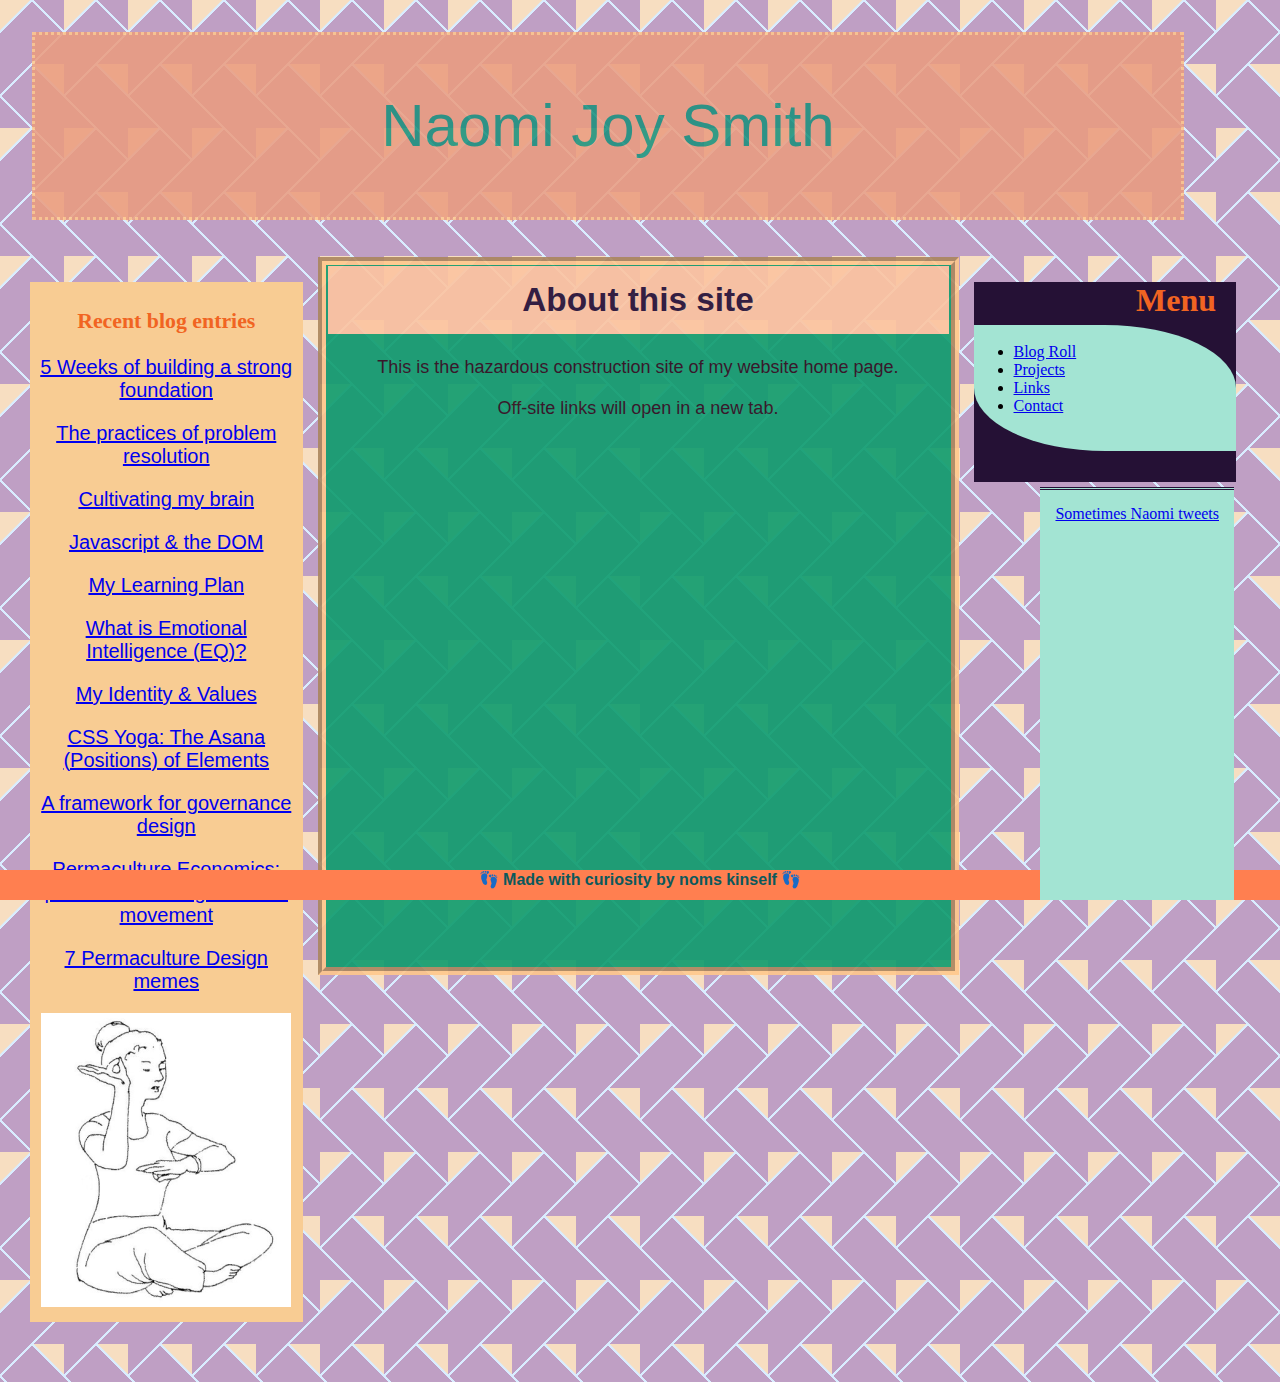
<file: index.html>
<!DOCTYPE html>

<html>
  <head>
    <link rel="stylesheet" type="text/css" href="styles/main.css" media="screen"/>
    <title>Naomi's Nook</title>
    <link rel="stylesheet" media="screen" href="https://fontlibrary.org//face/lemon" type="text/css"/>
  </head>

  <body>
    <span class="header">
      <h1>Naomi Joy Smith</h1> 
    </span>

    <span class="container">
    
      <span id="jump">
        <h3>Recent blog entries</h3>
          <p><a href="blog/foundations-reflection.html">5 Weeks of building a strong foundation</a></p>
          <p><a href="blog/problem-solving.html">The practices of problem resolution</a></p>
          <p><a href="blog/neuroplasticity.html">Cultivating my brain</a></p>
          <p><a href="blog/javascript-dom.html">Javascript & the DOM</a></p>
          <p><a href="blog/super-learningplan.html">My Learning Plan</a></p>
          <p><a href="blog/emotional-intelligence.html">What is Emotional Intelligence (EQ)?</a></p>
          <p><a href="blog/identity-values.html">My Identity & Values</a></p>
          <p><a href="https://phoresced.github.io/blog/html-css.html">CSS Yoga: The Asana (Positions) of Elements</a></p>
          <p><a href="https://phoresced.medium.com/a-framework-for-governance-design-53b233627ef3?source=user_profile---------0----------------------------" target="_blank">A framework for governance design</a></p>
          <p><a href="https://phoresced.medium.com/permaculture-economics-patterns-in-the-regenerative-movement-6197f76b1bcb?source=user_profile---------1----------------------------" target="_blank">Permaculture Economics: patterns in the regenerative movement</a></p>
          <p><a href="https://phoresced.medium.com/7-permaculture-design-memes-f26a4ddbc25a?source=user_profile---------2----------------------------" target="_blank">7 Permaculture Design memes</a></p>
        <p class="image"><img src="image-directory/purnagyana_mudra.gif" alt="Drawing of someone doing Purnagyana Mudra"></p>
      </span>
  
      <span class="core">
        <h2>About this site</h2>
        <p class="text"> This is the hazardous construction site of my website home page.</p>
        <p> Off-site links will open in a new tab. </p>
         <!-- <p class="image">
            <img src="image-directory/oranga-iho-nui.jpg" alt="Oranga Iho Nui wellbeing framework">-->
          </p>
      </span>

      <div id="menu">
        <h3>Menu</h3>
        <ul>
          <br>
        <li><a href="#">Blog Roll</a></li>
        <li><a href="https://nextstepnaomi.com" target="_blank">Projects</a></li>
        <li><a href="https://link.bar/naomi" target="_blank">Links</a></li>
        <li><a href="mailto:hmu@nextstepnaomi.com">Contact</a></li>
          <br><br>
        </ul>
        <div id="twitter">
          <div>
          <a class="twitter-timeline" data-width="280" data-height="440" data-dnt="true" href="https://twitter.com/to_withyou?ref_src=twsrc%5Etfw">Sometimes Naomi tweets</a> 
          <script async src="https://platform.twitter.com/widgets.js" charset="utf-8"></script>  
          </div>
        </div>
      
      </div>
    </span>

    <footer> &#128099; Made with curiosity by noms kinself &#128099;
    </footer>
  </body>



</html>
</file>
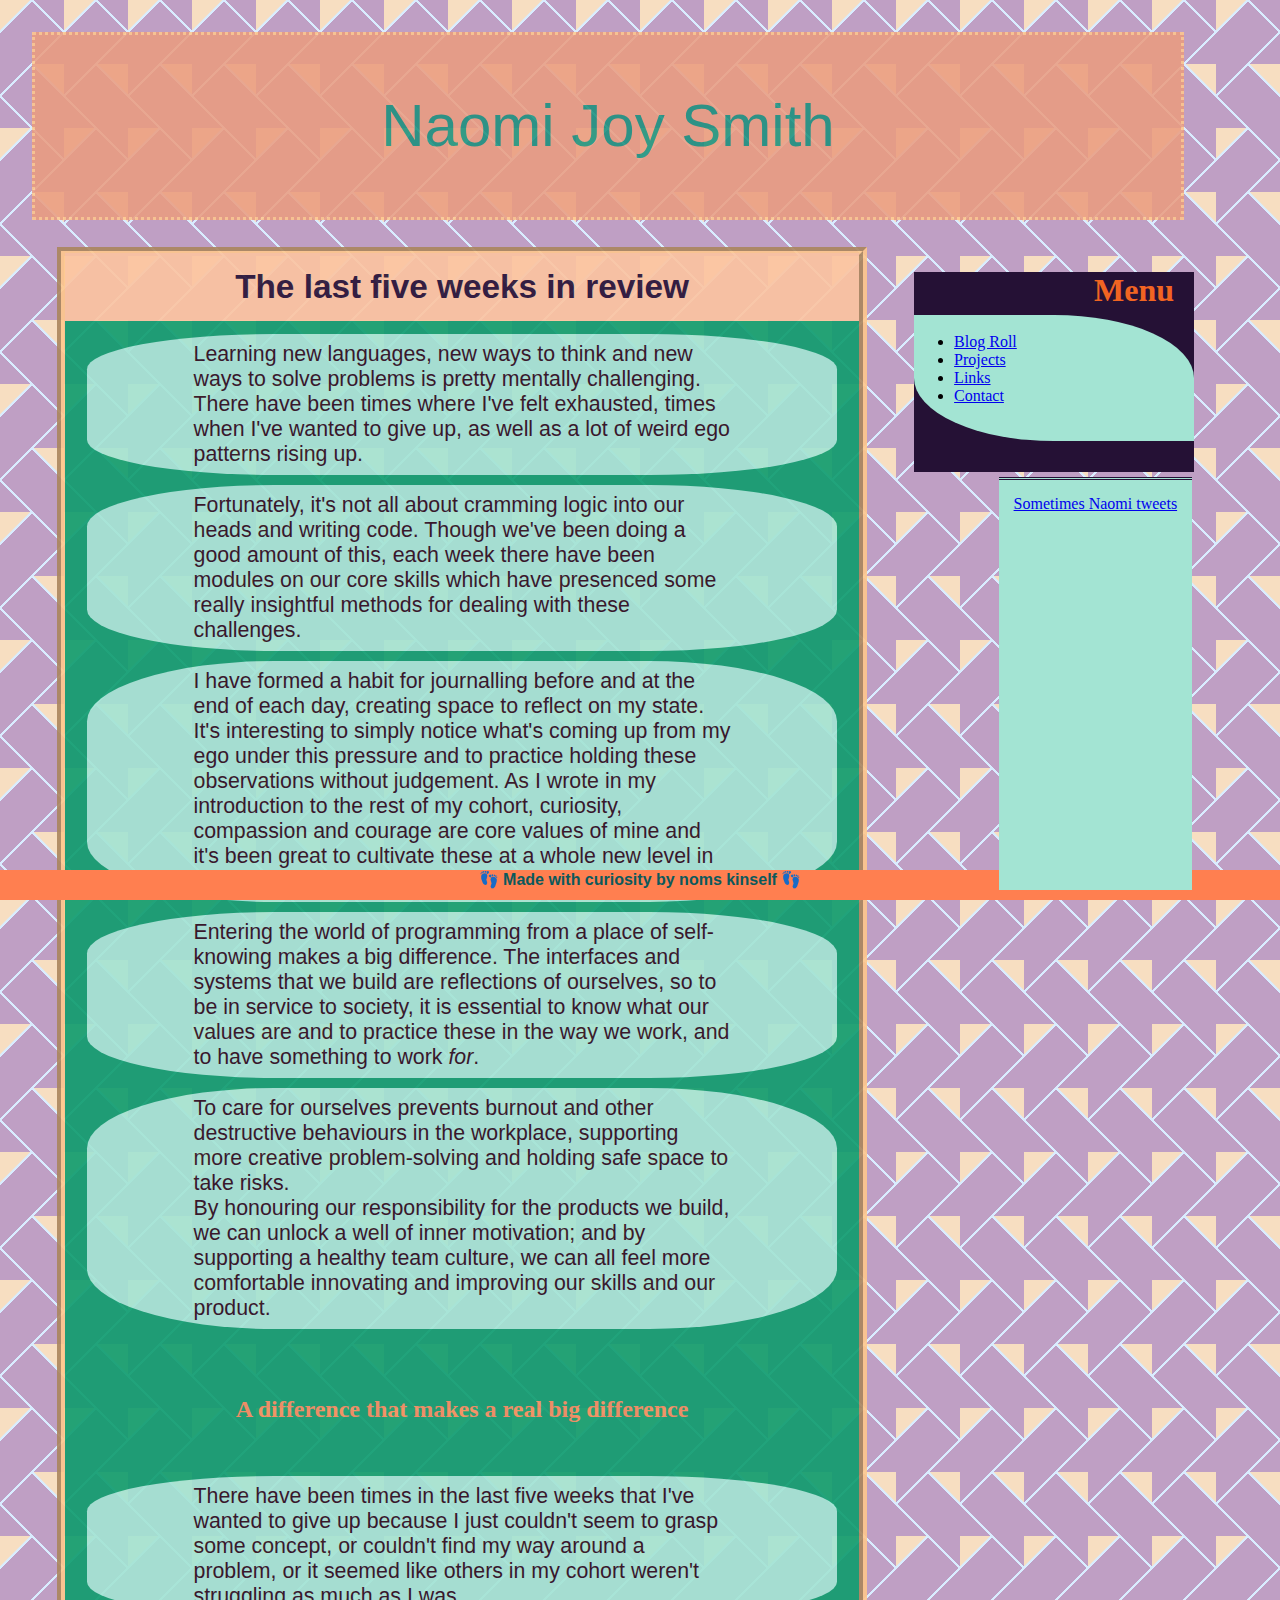
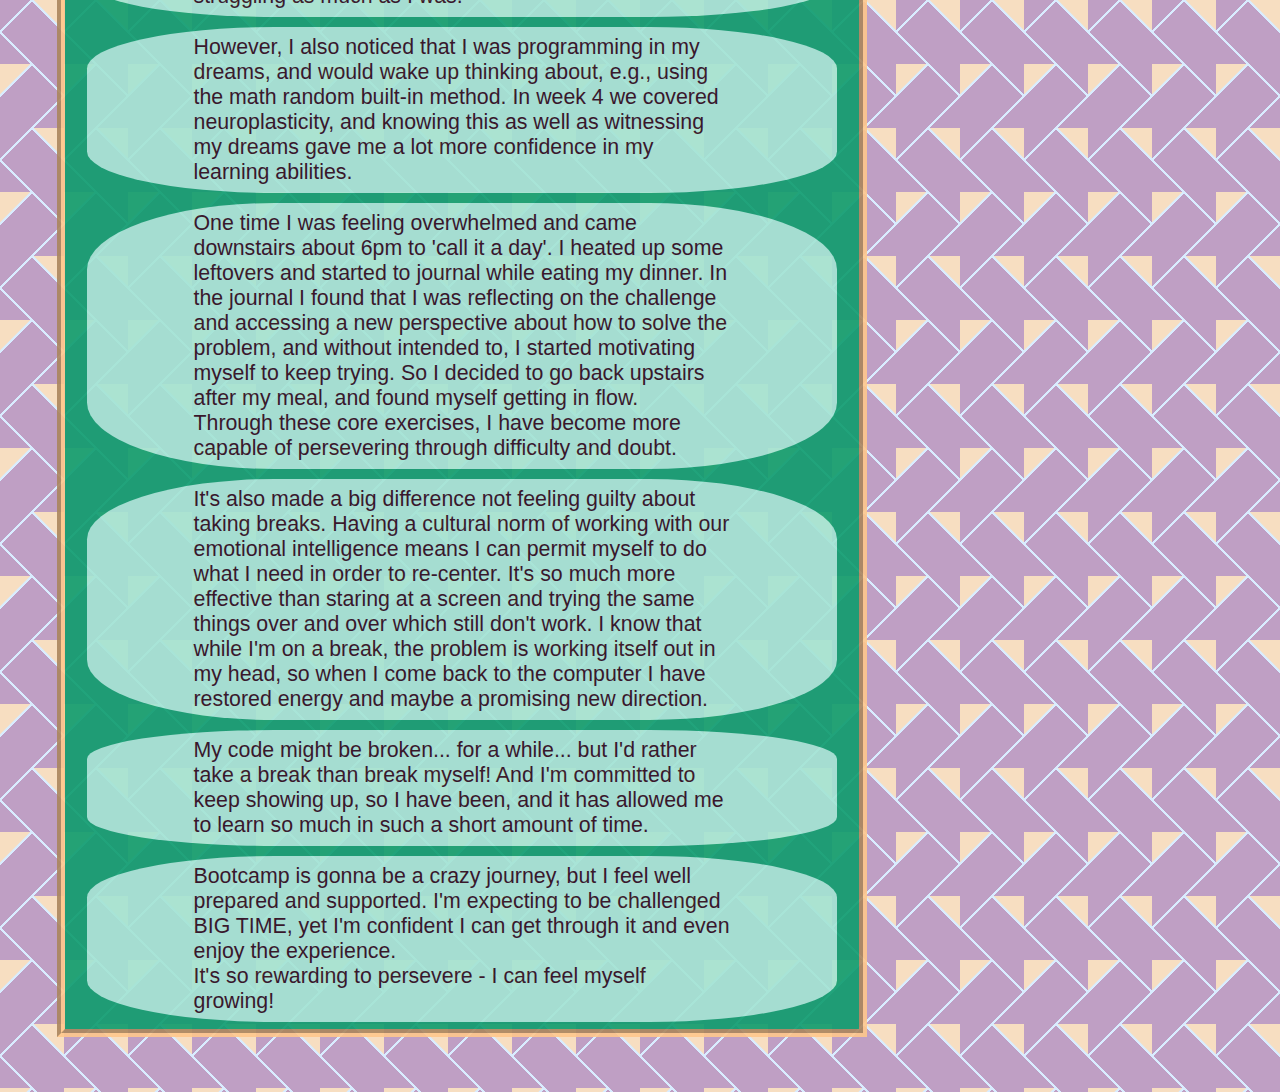
<file: foundations-reflection.html>
<!DOCTYPE html>
<html lang="en">
    <head>
        <meta charset="UTF-8">
        <meta name="viewport" content="width=device-width, initial-scale=1.0">
        <meta http-equiv="X-UA-Compatible" content="ie=edge">
        <link href="../blog/styles/main.css" rel="stylesheet" type="text/css">
        <title>noms blog - 5 week review</title>
        <link rel="stylesheet" media="screen" href="https://fontlibrary.org//face/lemon" type="text/css"/>    
    </head>

  <body>
    <span class="header">
      <h1>Naomi Joy Smith</h1> 
    </span>

    <span class="container">
      
      <span class="core">
        <h2>The last five weeks in review</h2>
        <p class="text"> 
          Learning new languages, new ways to think and new ways to solve problems is pretty mentally challenging. There have been times where I've felt exhausted, times when I've wanted to give up, as well as a lot of weird ego patterns rising up.
        </p>
        <p>
          Fortunately, it's not all about cramming logic into our heads and writing code. Though we've been doing a good amount of this, each week there have been modules on our core skills which have presenced some really insightful methods for dealing with these challenges.
        </p>
        <p>
          I have formed a habit for journalling before and at the end of each day, creating space to reflect on my state. It's interesting to simply notice what's coming up from my ego under this pressure and to practice holding these observations without judgement. As I wrote in my introduction to the rest of my cohort, curiosity, compassion and courage are core values of mine and it's been great to cultivate these at a whole new level in my learning journey.
        </p>
        <p>
          Entering the world of programming from a place of self-knowing makes a big difference. The interfaces and systems that we build are reflections of ourselves, so to be in service to society, it is essential to know what our values are and to practice these in the way we work, and to have something to work <em>for</em>. 
        </p>
        <p>
          To care for ourselves prevents burnout and other destructive behaviours in the workplace, supporting more creative problem-solving and holding safe space to take risks. <br>By honouring our responsibility for the products we build, we can unlock a well of inner motivation; and by supporting a healthy team culture, we can all feel more comfortable innovating and improving our skills and our product.
        </p>
        <h3>A difference that makes a real big difference</h3>
        <p>
          There have been times in the last five weeks that I've wanted to give up because I just couldn't seem to grasp some concept, or couldn't find my way around a problem, or it seemed like others in my cohort weren't struggling as much as I was.
        </p>
        <p>
          However, I also noticed that I was programming in my dreams, and would wake up thinking about, e.g., using the math random built-in method. In week 4 we covered neuroplasticity, and knowing this as well as witnessing my dreams gave me a lot more confidence in my learning abilities. 
        </p>
        <p>
          One time I was feeling overwhelmed and came downstairs about 6pm to 'call it a day'. I heated up some leftovers and started to journal while eating my dinner. In the journal I found that I was reflecting on the challenge and accessing a new perspective about how to solve the problem, and without intended to, I started motivating myself to keep trying. So I decided to go back upstairs after my meal, and found myself getting in flow. 
          <br>Through these core exercises, I have become more capable of persevering through difficulty and doubt.
        </p>
        <p>
          It's also made a big difference not feeling guilty about taking breaks. Having a cultural norm of working with our emotional intelligence means I can permit myself to do what I need in order to re-center. It's so much more effective than staring at a screen and trying the same things over and over which still don't work. I know that while I'm on a break, the problem is working itself out in my head, so when I come back to the computer I have restored energy and maybe a promising new direction.
        </p>
        <p>
          My code might be broken... for a while... but I'd rather take a break than break myself! And I'm committed to keep showing up, so I have been, and it has allowed me to learn so much in such a short amount of time.
        </p>
        <p>
          Bootcamp is gonna be a crazy journey, but I feel well prepared and supported. I'm expecting to be challenged BIG TIME, yet I'm confident I can get through it and even enjoy the experience. 
          <br>It's so rewarding to persevere - I can feel myself growing!
        </p>
      </span>

      <div class="menu">
        <h3>Menu</h3>
        <ul>
          <br>
        <li><a href="#">Blog Roll</a></li>
        <li><a href="https://nextstepnaomi.com" target="_blank">Projects</a></li>
        <li><a href="https://link.bar/naomi" target="_blank">Links</a></li>
        <li><a href="mailto:hmu@nextstepnaomi.com">Contact</a></li>
          <br><br>
        </ul>
        <div id="twitter">
          <div>
          <a class="twitter-timeline" data-width="280" data-height="440" data-dnt="true" href="https://twitter.com/to_withyou?ref_src=twsrc%5Etfw">Sometimes Naomi tweets</a> 
          <script async src="https://platform.twitter.com/widgets.js" charset="utf-8"></script>  
          </div>
        </div>
      
      </div>
    </span>

    <footer> &#128099; Made with curiosity by noms kinself &#128099;
    </footer>
  </body>


</html>
</file>
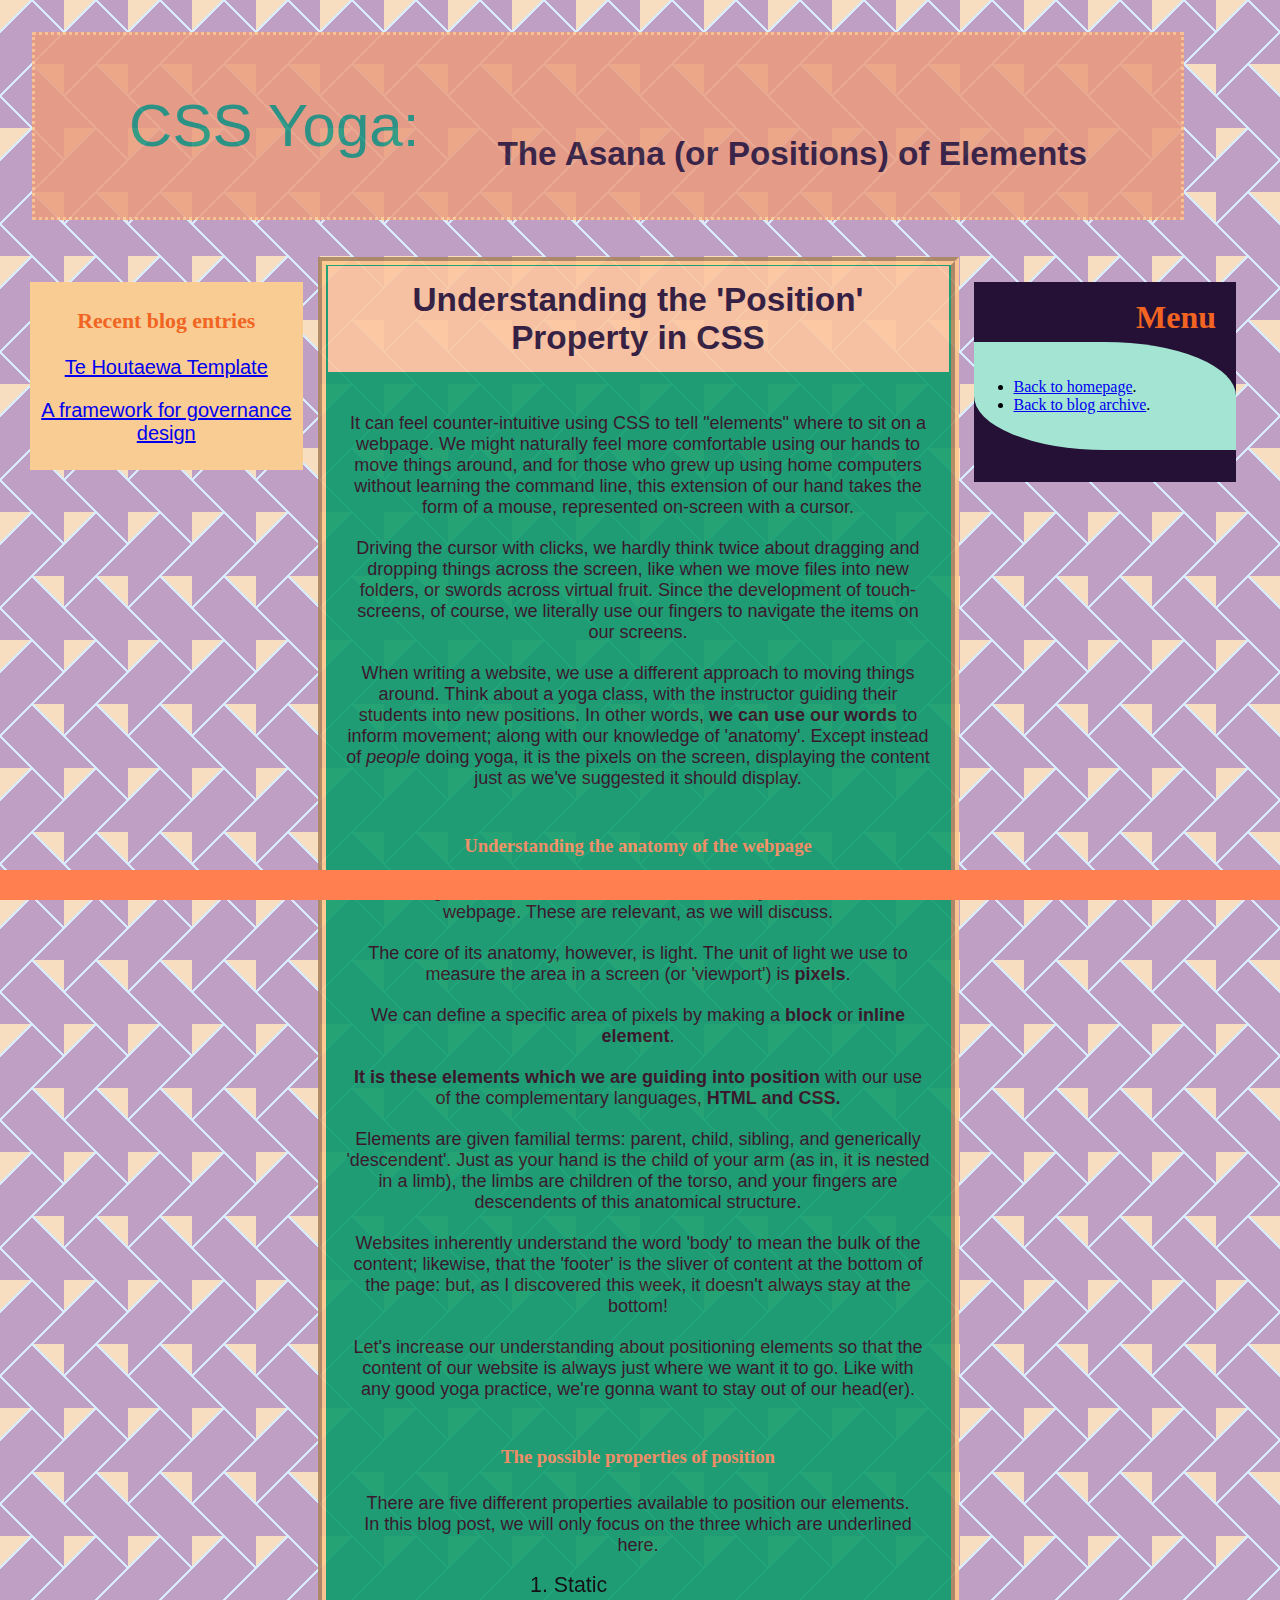
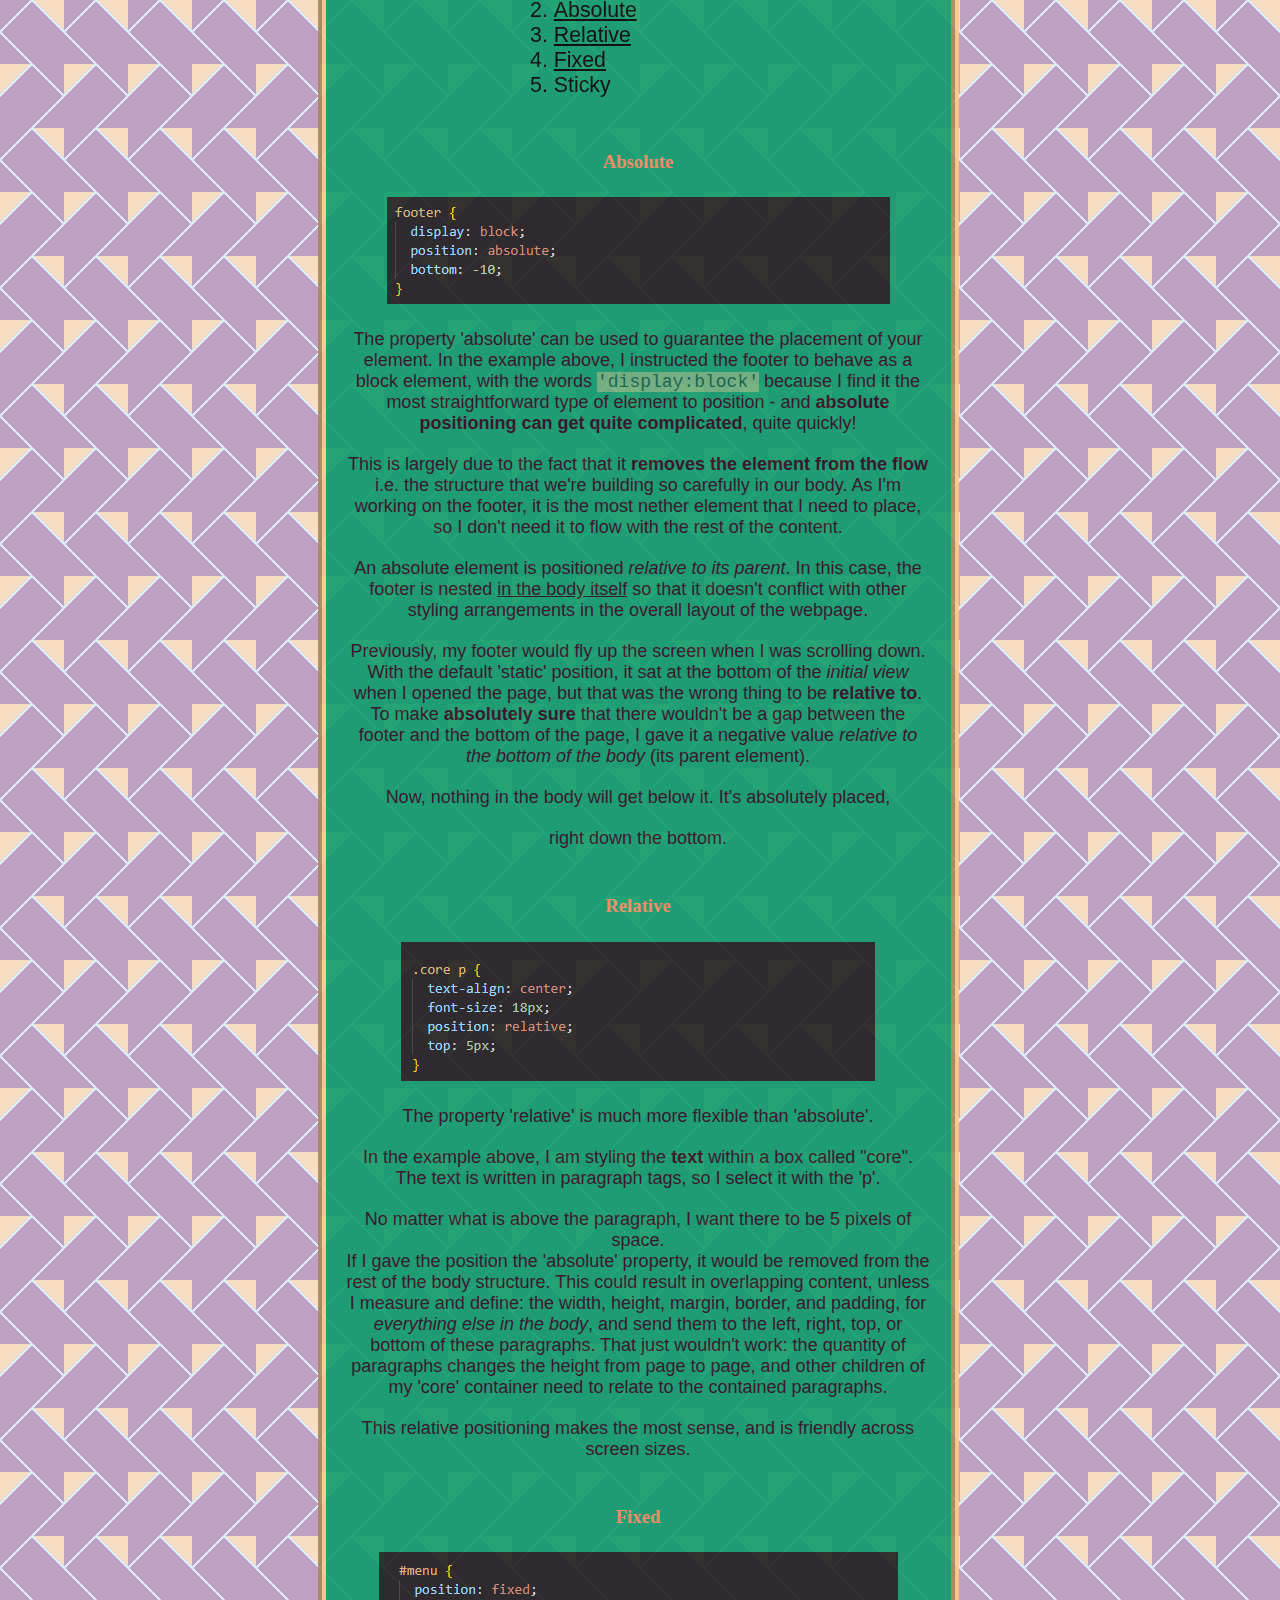
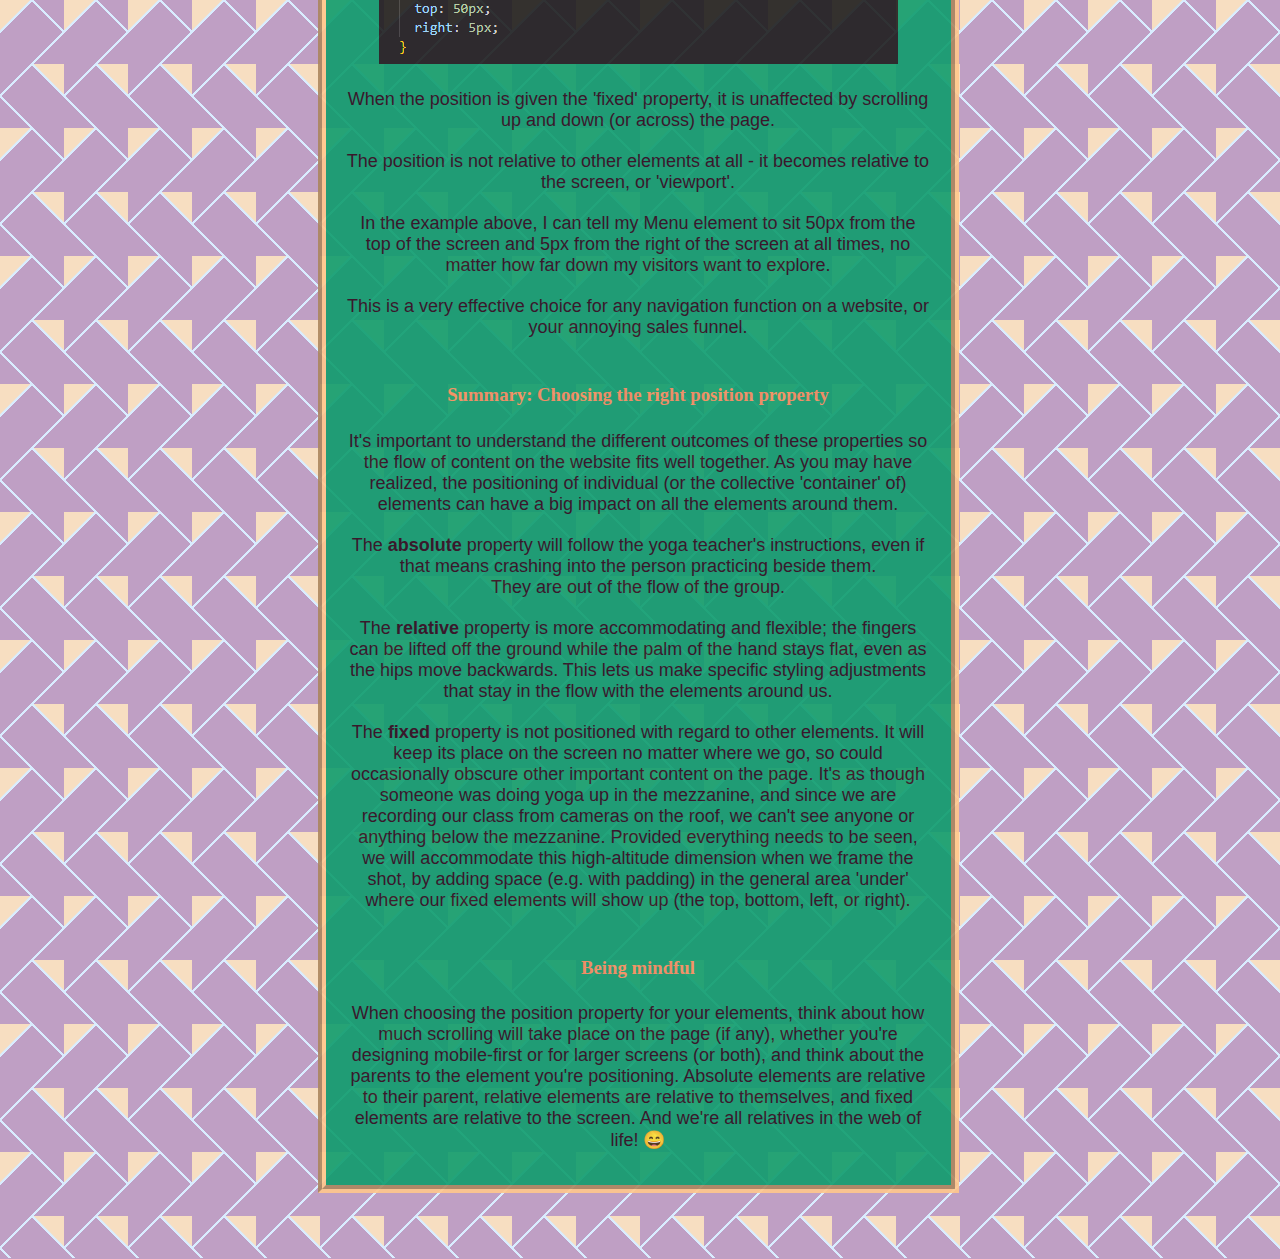
<file: blog/html-css.html>
<!DOCTYPE html>

<html>
  <head>
    <link
      rel="stylesheet"
      type="text/css"
      href="../styles/main.css"
      media="screen"
    />
    <link rel="stylesheet" media="screen" href="https://fontlibrary.org//face/lemon" type="text/css"/>
    <title>Naomi's Blog - CSS Yoga</title>
  </head>

  <body>

    <span class="header">
      <h1>CSS Yoga:</h1>  
      <h2>The Asana (or Positions) of Elements</h2>
    </span>

    <span class="container">

      <span id="jump">
        <h3>Recent blog entries</h3>
          <p><a href="blog/te-houtaewa-template.html">Te Houtaewa Template</a></p>
          <p><a href="https://phoresced.medium.com/a-framework-for-governance-design-53b233627ef3?source=user_profile---------0----------------------------" target="_blank">A framework for governance design</a></p>
      </span>
  
      <span class="core">
        <h2>Understanding the 'Position' Property in CSS</h2>
          <div class="blogcontent"><br>
          <p>It can feel counter-intuitive using CSS to tell "elements" where to sit on a webpage. We might naturally feel more comfortable using our hands to move things around, and for those who grew up using home computers without learning the command line<!--link citation-->, this extension of our hand takes the form of a mouse, represented on-screen with a cursor.</p>
          <p>Driving the cursor with clicks, we hardly think twice about dragging and dropping things across the screen, like when we move files into new folders, or swords across virtual fruit. Since the development of touch-screens, of course, we literally use our fingers to navigate the items on our screens.</p>
          <p>When writing a website, we use a different approach to moving things around. Think about a yoga class, with the instructor guiding their students into new positions. In other words, <strong>we can use our words</strong> to inform movement; along with our knowledge of 'anatomy'. Except instead of <em>people</em> doing yoga, it is the pixels on the screen, displaying the content just as we've suggested it should display.</p>
          <h3>Understanding the anatomy of the webpage</h3>
          <p>You might be familiar with the terms 'head', 'body' and 'footer' in a webpage. These are relevant, as we will discuss.</p>
          <p>The core of its anatomy, however, is light. The unit of light we use to measure the area in a screen (or 'viewport') is <strong>pixels</strong>.</p>
          <p>We can define a specific area of pixels by making a <strong>block</strong> or <strong>inline element</strong>.</p>
          <p><strong>It is these elements which we are guiding into position</strong> with our use of the complementary languages, <strong>HTML and CSS.</strong></p>
          <p>Elements are given familial terms: parent, child, sibling, and generically 'descendent'. Just as your hand is the child of your arm (as in, it is nested in a limb), the limbs are children of the torso, and your fingers are descendents of this anatomical structure.</p>
          <p>Websites inherently understand the word 'body' to mean the bulk of the content; likewise, that the 'footer' is the sliver of content at the bottom of the page: but, as I discovered this week, it doesn't always stay at the bottom! 
          <p>Let's increase our understanding about positioning elements so that the content of our website is always just where we want it to go. Like with any good yoga practice, we're gonna want to stay out of our head(er).</p>
        <div><h3>The possible properties of position</h3></div>
          <p>There are five different properties available to position our elements.
          <br>In this blog post, we will only focus on the three which are underlined here.</p>
          <span>
            <ol>
              <li>Static</li>
              <li><u>Absolute</u></li>
              <li><u>Relative</u></li>
              <li><u>Fixed</u></li>
              <li>Sticky</li>
            </ol>
          </span>

          <h3>Absolute</h3>
          <p class="image"><img src="../image-directory/example-absolute.png" alt="Example of CSS using Absolute positioning"></p>
          <p>The property 'absolute' can be used to guarantee the placement of your element. In the example above, I instructed the footer to behave as a block element, with the words <code>'display:block'</code> because I find it the most straightforward type of element to position - and <strong>absolute positioning can get quite complicated</strong>, quite quickly!</p>
          <p>This is largely due to the fact that it <strong>removes the element from the flow</strong> i.e. the structure that we're building so carefully in our body. As I'm working on the footer, it is the most nether element that I need to place, so I don't need it to flow with the rest of the content.</p>
          <p>An absolute element is positioned <em>relative to its parent</em>. In this case, the footer is nested <u>in the body itself</u> so that it doesn't conflict with other styling arrangements in the overall layout of the webpage.</p>
          <p>Previously, my footer would fly up the screen when I was scrolling down. With the default 'static' position, it sat at the bottom of the <em>initial view</em> when I opened the page, but that was the wrong thing to be <strong>relative to</strong>.<br>To make <strong>absolutely sure</strong> that there wouldn't be a gap between the footer and the bottom of the page, I gave it a negative value <em>relative to the bottom of the body</em> (its parent element).</p>
          <p>Now, nothing in the body will get below it. It's absolutely placed, </p>
          <p>right down the bottom.</p>
          
          <h3>Relative</h3>
          <p class="image"><img src="../image-directory/example-relative.png" alt="Example of CSS using Relative positioning"></p>
          <p>The property 'relative' is much more flexible than 'absolute'.</p>
          <p>In the example above, I am styling the <strong>text</strong> within a box called "core". The text is written in paragraph tags, so I select it with the 'p'.</p>
          <p>No matter what is above the paragraph, I want there to be 5 pixels of space. 
          <br>If I gave the position the 'absolute' property, it would be removed from the rest of the body structure. This could result in overlapping content, unless I measure and define: the width, height, margin, border, and padding, for <em>everything else in the body</em>, and send them to the left, right, top, or bottom of these paragraphs. That just wouldn't work: the quantity of paragraphs changes the height from page to page, and other children of my 'core' container need to relate to the contained paragraphs.</p>
          <p>This relative positioning makes the most sense, and is friendly across screen sizes.</p>

          <h3>Fixed</h3>
          <p class="image"><img src="../image-directory/example-fixed.png" alt="Example of CSS using Fixed positioning"></p>
          <p>When the position is given the 'fixed' property, it is unaffected by scrolling up and down (or across) the page.</p>
          <p>The position is not relative to other elements at all - it becomes relative to the screen, or 'viewport'.</p>
          <p>In the example above, I can tell my Menu element to sit 50px from the top of the screen and 5px from the right of the screen at all times, no matter how far down my visitors want to explore.</p>
          <p>This is a very effective choice for any navigation function on a website, or your annoying sales funnel.</p>

          <h3>Summary: Choosing the right position property</h3>
          <p>It's important to understand the different outcomes of these properties so the flow of content on the website fits well together. As you may have realized, the positioning of individual (or the collective 'container' of) elements can have a big impact on all the elements around them.</p>
          <p>The <strong>absolute</strong> property will follow the yoga teacher's instructions, even if that means crashing into the person practicing beside them. 
            <br>They are out of the flow of the group.</p>
          <p>The <strong>relative</strong> property is more accommodating and flexible; the fingers can be lifted off the ground while the palm of the hand stays flat, even as the hips move backwards. This lets us make specific styling adjustments that stay in the flow with the elements around us.</p>
          <p>The <strong>fixed</strong> property is not positioned with regard to other elements. It will keep its place on the screen no matter where we go, so could occasionally obscure other important content on the page. It's as though someone was doing yoga up in the mezzanine, and since we are recording our class from cameras on the roof, we can't see anyone or anything below the mezzanine. Provided everything needs to be seen, we will accommodate this high-altitude dimension when we frame the shot, by adding space (e.g. with padding) in the general area 'under' where our fixed elements will show up (the top, bottom, left, or right).</p>
          <h3>Being mindful</h3>
          <p>When choosing the position property for your elements, think about how much scrolling will take place on the page (if any), whether you're designing mobile-first or for larger screens (or both), and think about the parents to the element you're positioning. Absolute elements are relative to their parent, relative elements are relative to themselves, and fixed elements are relative to the screen. And we're all relatives in the web of life! &#128516;</p>
          <br>
        </div>
      </span>
      
      <div id="menu">
        <h3>Menu</h3>
        <ul>
          <br><br>
          <li><a href="https://phoresced.github.io/">Back to homepage</a>.</li>
          <li><a href="#">Back to blog archive</a>.</li>
          <br><br>
        </ul>
      </div>
    </span>
   </body>
  <footer></footer>
</html>
</file>
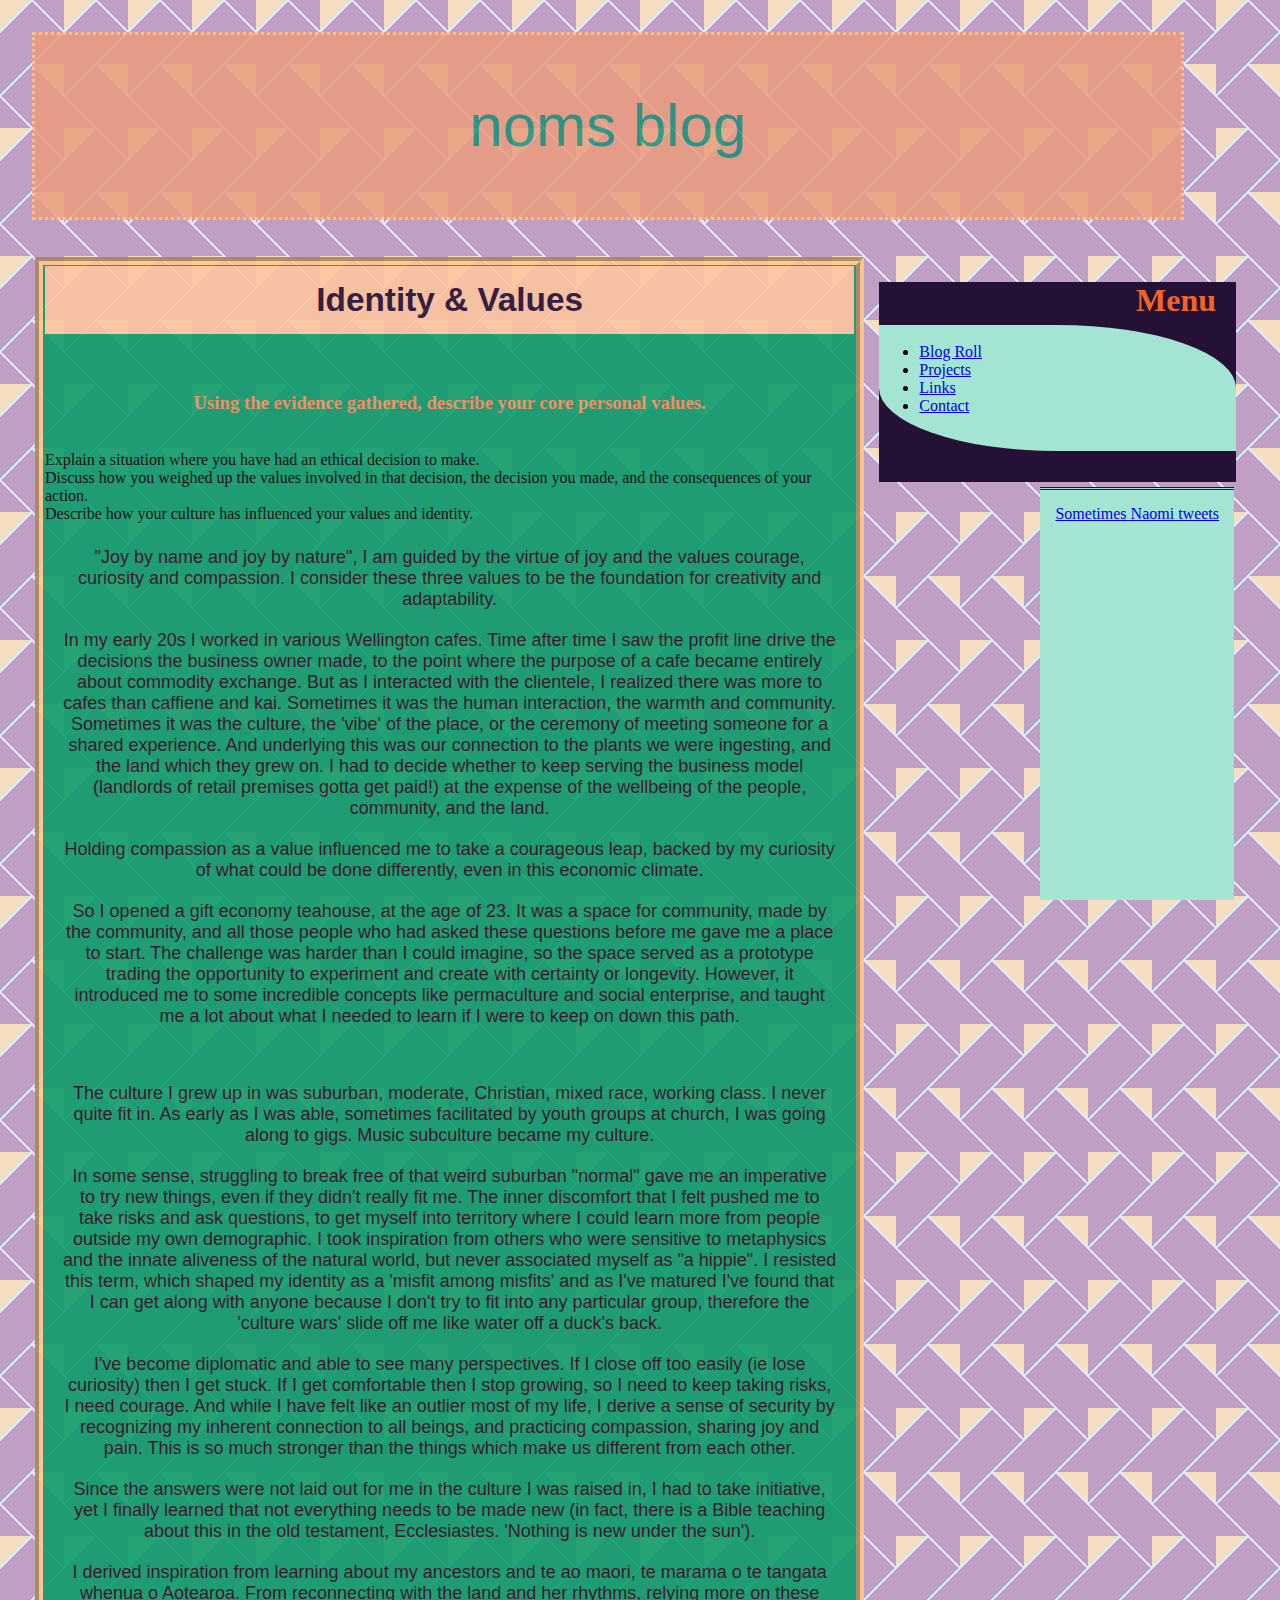
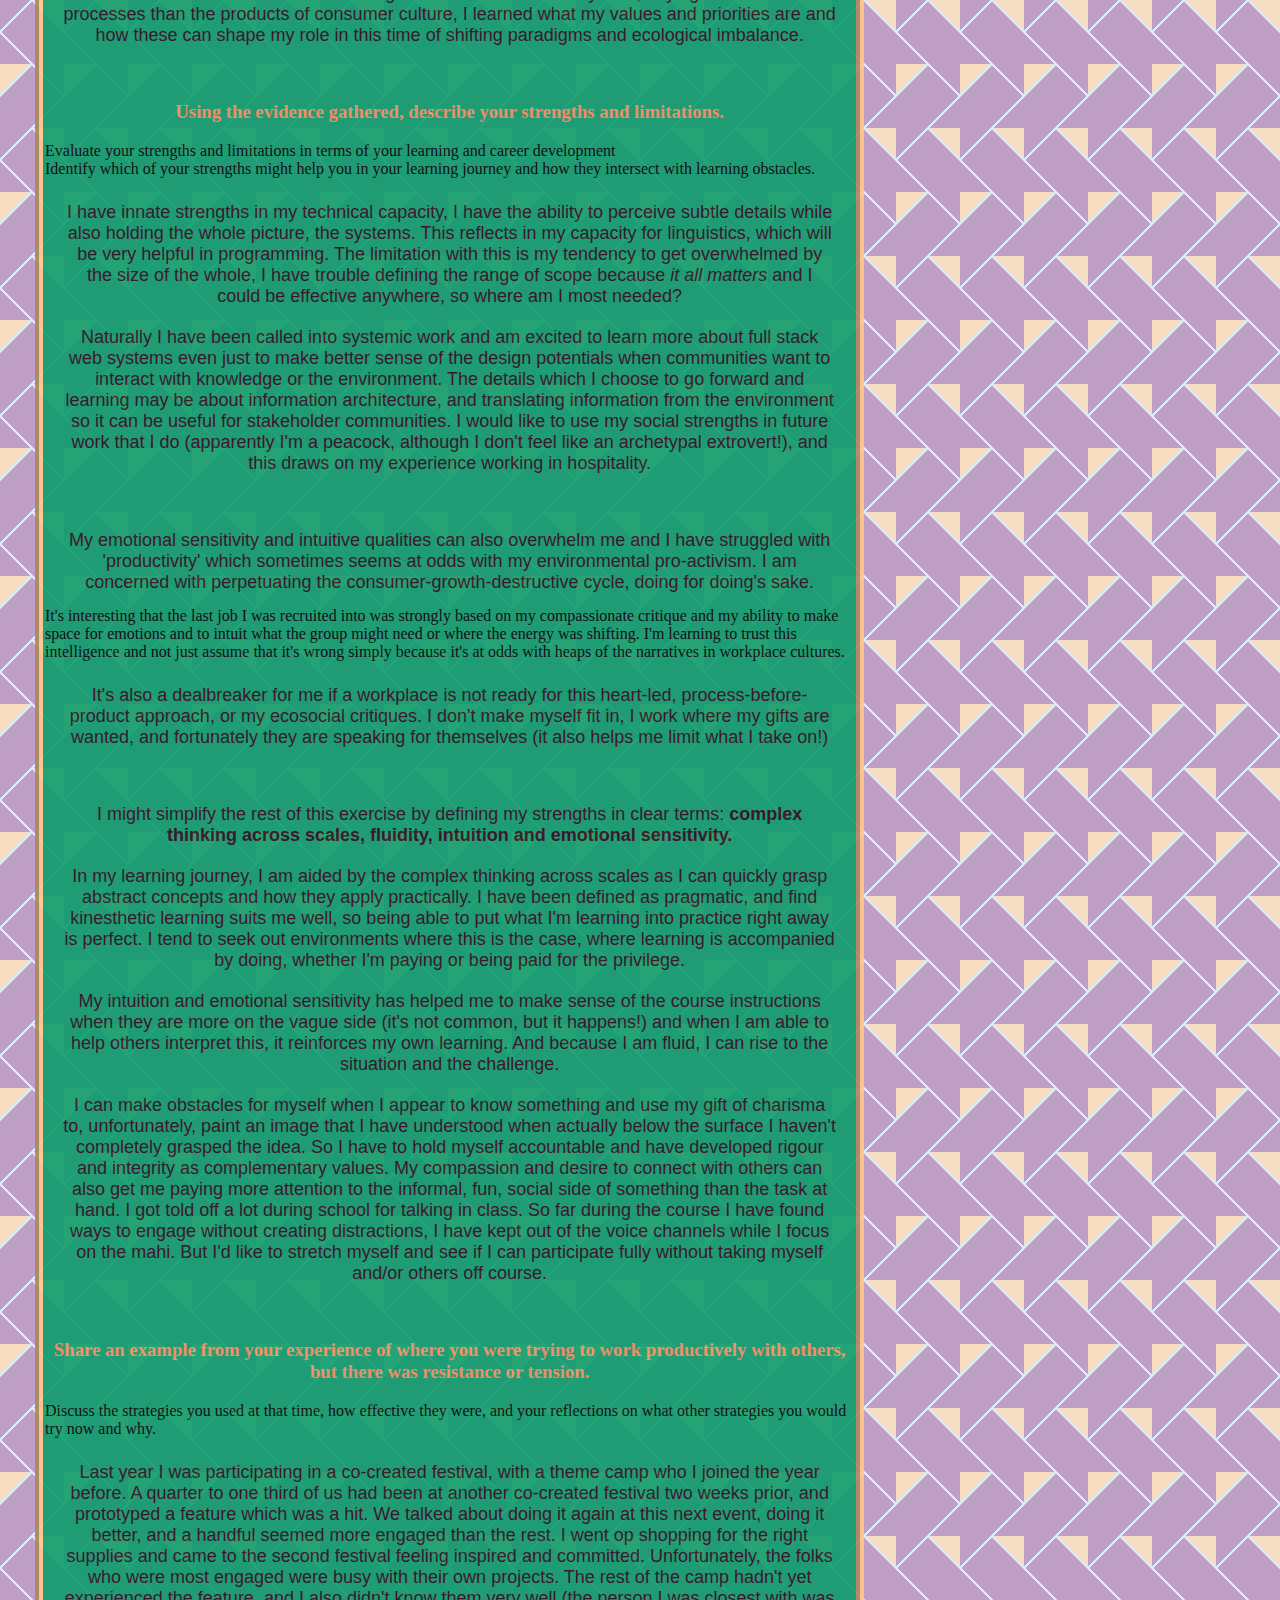
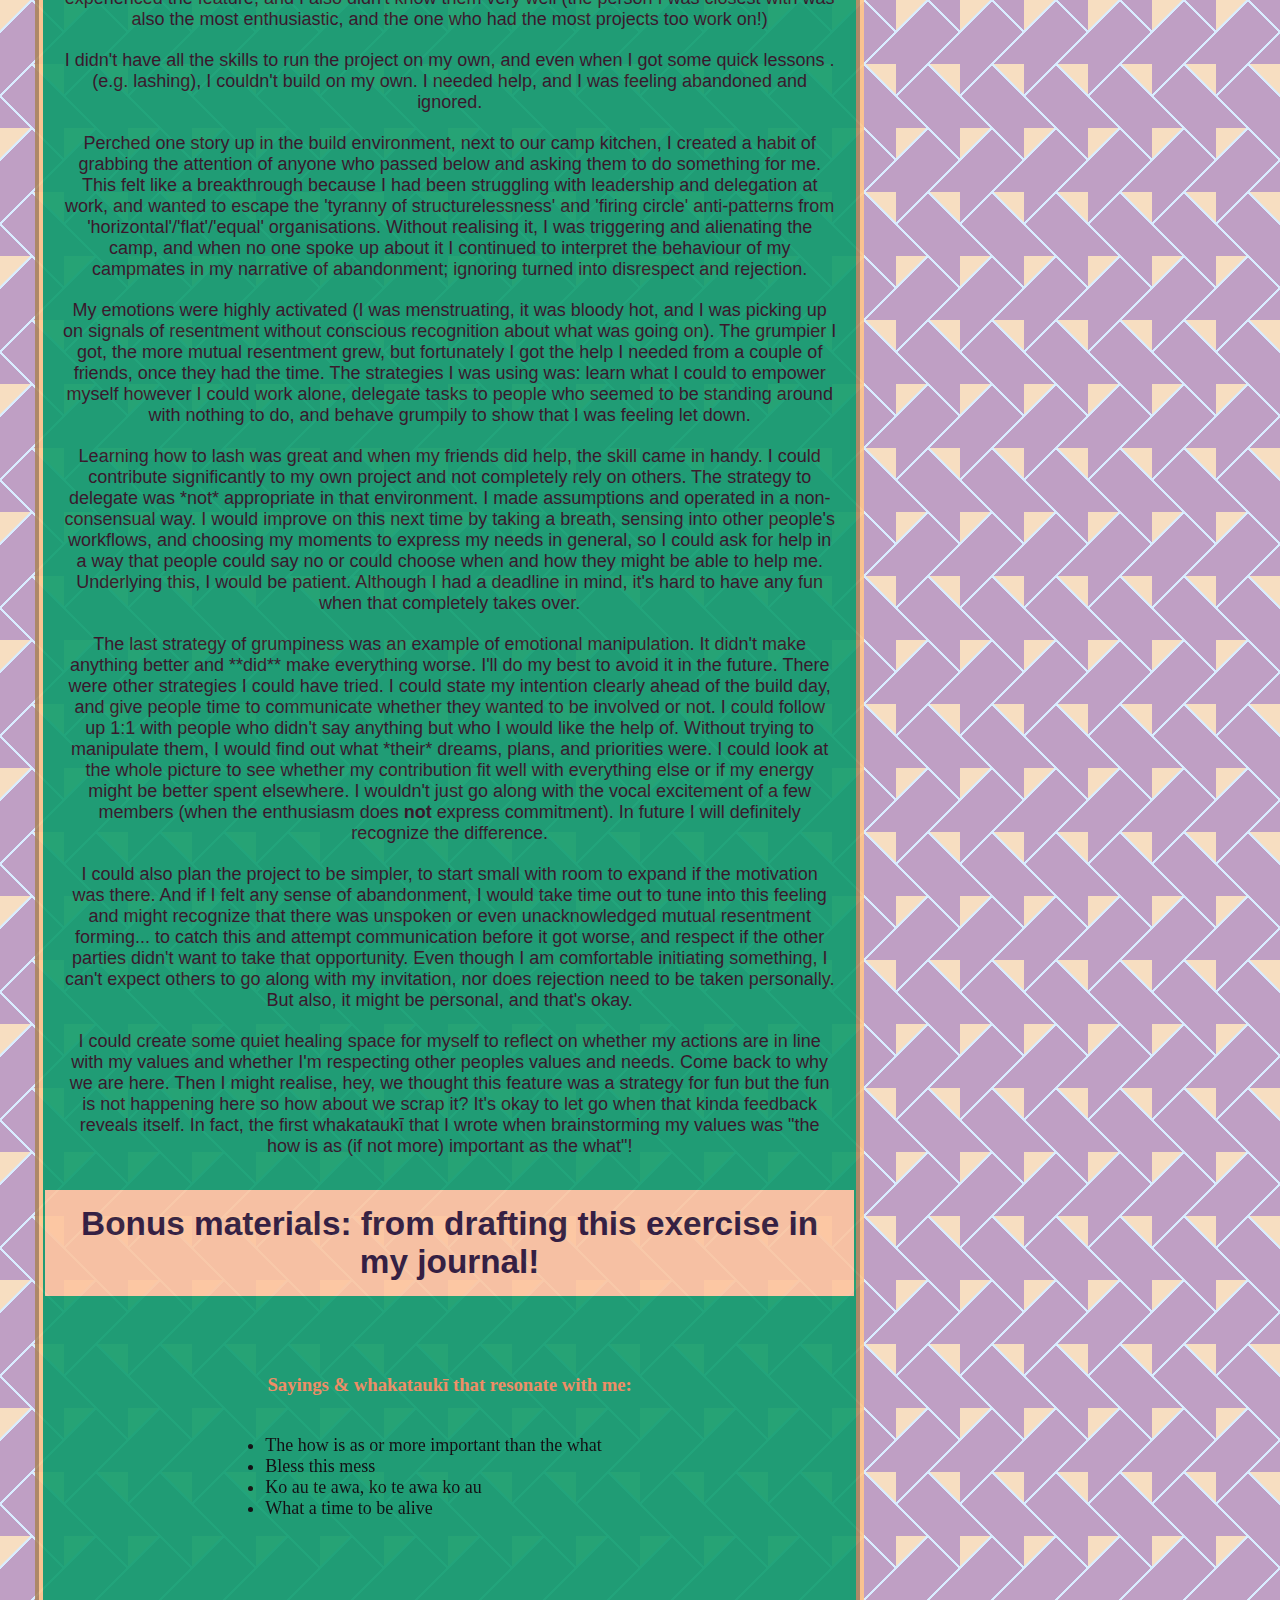
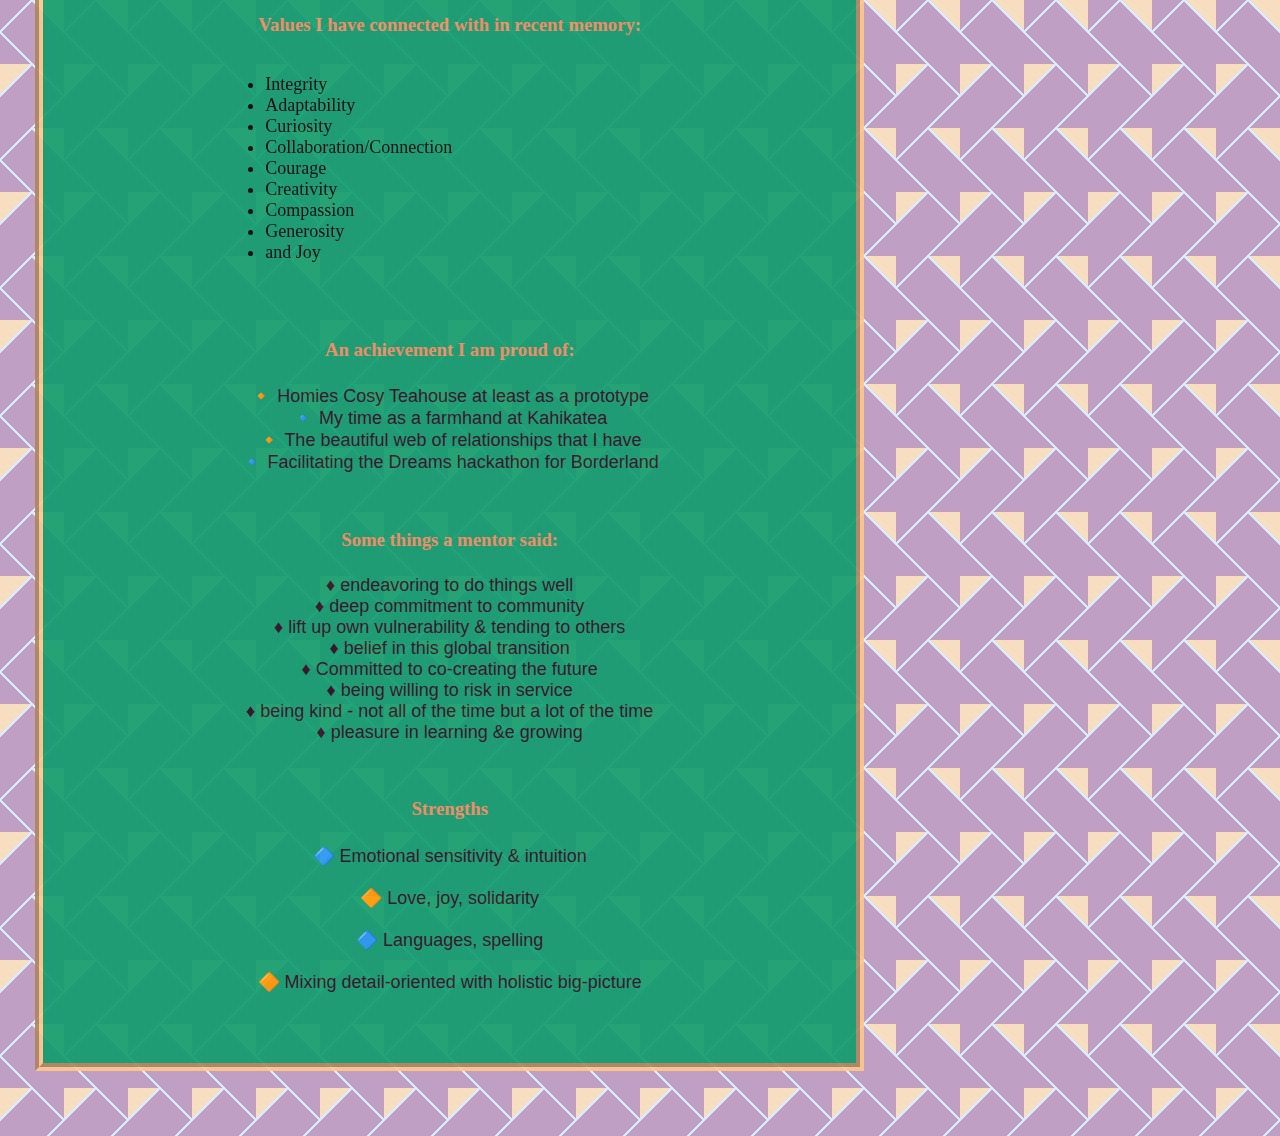
<file: blog/identity-values.html>
<!DOCTYPE html>
<html lang="en">
    <head>
        <meta charset="UTF-8">
        <meta name="viewport" content="width=device-width, initial-scale=1.0">
        <meta http-equiv="X-UA-Compatible" content="ie=edge">
        <link href="../styles/main.css" rel="stylesheet" type="text/css">
        <title>Naomi's blog - Identity & Values</title>
        <link rel="stylesheet" media="screen" href="https://fontlibrary.org//face/lemon" type="text/css"/>    
    </head>
    <body>
      <span class="header">
        <h1>noms blog</h1> 
      </span>
  
      <span class="container">
        <span class="core">
          <h2>Identity & Values</h2>
            <h3>Using the evidence gathered, describe your core personal values.</h3>
          
            <br>Explain a situation where you have had an ethical decision to make. <br>Discuss how you weighed up the values involved in that decision, the decision you made, and the consequences of your action.
            <br>Describe how your culture has influenced your values and identity. 
          
          <p>"Joy by name and joy by nature", I am guided by the virtue of joy and the values courage, curiosity and compassion. I consider these three values to be the foundation for creativity and adaptability.</p>
          <p>In my early 20s I worked in various Wellington cafes. Time after time I saw the profit line drive the decisions the business owner made, to the point where the purpose of a cafe became entirely about commodity exchange. But as I interacted with the clientele, I realized there was more to cafes than caffiene and kai. Sometimes it was the human interaction, the warmth and community. Sometimes it was the culture, the 'vibe' of the place, or the ceremony of meeting someone for a shared experience. And underlying this was our connection to the plants we were ingesting, and the land which they grew on. I had to decide whether to keep serving the business model (landlords of retail premises gotta get paid!) at the expense of the wellbeing of the people, community, and the land. </p>
        <p>Holding compassion as a value influenced me to take a courageous leap, backed by my curiosity of what could be done differently, even in this economic climate.</p>
        <p>So I opened a gift economy teahouse, at the age of 23. It was a space for community, made by the community, and all those people who had asked these questions before me gave me a place to start. The challenge was harder than I could imagine, so the space served as a prototype trading the opportunity to experiment and create with certainty or longevity. However, it introduced me to some incredible concepts like permaculture and social enterprise, and taught me a lot about what I needed to learn if I were to keep on down this path.</p>
    <br>
    <p>The culture I grew up in was suburban, moderate, Christian, mixed race, working class. I never quite fit in. As early as I was able, sometimes facilitated by youth groups at church, I was going along to gigs. Music subculture became my culture. </p>
    <p>In some sense, struggling to break free of that weird suburban "normal" gave me an imperative to try new things, even if they didn't really fit me. The inner discomfort that I felt pushed me to take risks and ask questions, to get myself into territory where I could learn more from people outside my own demographic. I took inspiration from others who were sensitive to metaphysics and the innate aliveness of the natural world, but never associated myself as "a hippie". I resisted this term, which shaped my identity as a 'misfit among misfits' and as I've matured I've found that I can get along with anyone because I don't try to fit into any particular group, therefore the 'culture wars' slide off me like water off a duck's back.
    </p>
    <p>I've become diplomatic and able to see many perspectives. If I close off too easily (ie lose curiosity) then I get stuck. If I get comfortable then I stop growing, so I need to keep taking risks, I need courage. And while I have felt like an outlier most of my life, I derive a sense of security by recognizing my inherent connection to all beings, and practicing compassion, sharing joy and pain. This is so much stronger than the things which make us different from each other. 
    </p>
    <p>Since the answers were not laid out for me in the culture I was raised in, I had to take initiative, yet I finally learned that not everything needs to be made new (in fact, there is a Bible teaching about this in the old testament, Ecclesiastes. 'Nothing is new under the sun').
    </p>
    <p>I derived inspiration from learning about my ancestors and te ao maori, te marama o te tangata whenua o Aotearoa. From reconnecting with the land and her rhythms, relying more on these processes than the products of consumer culture, I learned what my values and priorities are and how these can shape my role in this time of shifting paradigms and ecological imbalance.
    </p>
        <h3>Using the evidence gathered, describe your strengths and limitations.</h3>
        Evaluate your strengths and limitations in terms of your learning and career development
        <br>Identify which of your strengths might help you in your learning journey and how they intersect with learning obstacles.

    <p>I have innate strengths in my technical capacity, I have the ability to perceive subtle details while also holding the whole picture, the systems. This reflects in my capacity for linguistics, which will be very helpful in programming. The limitation with this is my tendency to get overwhelmed by the size of the whole, I have trouble defining the range of scope because <em>it all matters</em> and I could be effective anywhere, so where am I most needed?
    </p>
    <p>
    Naturally I have been called into systemic work and am excited to learn more about full stack web systems even just to make better sense of the design potentials when communities want to interact with knowledge or the environment. The details which I choose to go forward and learning may be about information architecture, and translating information from the environment so it can be useful for stakeholder communities. I would like to use my social strengths in future work that I do (apparently I'm a peacock, although I don't feel like an archetypal extrovert!), and this draws on my experience working in hospitality.
    </p><br>
    <p>
    My emotional sensitivity and intuitive qualities can also overwhelm me and I have struggled with 'productivity' which sometimes seems at odds with my environmental pro-activism. I am concerned with perpetuating the consumer-growth-destructive cycle, doing for doing's sake. 
    </p>It's interesting that the last job I was recruited into was strongly based on my compassionate critique and my ability to make space for emotions and to intuit what the group might need or where the energy was shifting. I'm learning to trust this intelligence and not just assume that it's wrong simply because it's at odds with heaps of the narratives in workplace cultures. <p>It's also a dealbreaker for me if a workplace is not ready for this heart-led, process-before-product approach, or my ecosocial critiques. I don't make myself fit in, I work where my gifts are wanted, and fortunately they are speaking for themselves (it also helps me limit what I take on!)
    </p><br>
    <p>
    I might simplify the rest of this exercise by defining my strengths in clear terms: <strong>complex thinking across scales, fluidity, intuition and emotional sensitivity.</strong>
    </p>
    <p>In my learning journey, I am aided by the complex thinking across scales as I can quickly grasp abstract concepts and how they apply practically. I have been defined as pragmatic, and find kinesthetic learning suits me well, so being able to put what I'm learning into practice right away is perfect. I tend to seek out environments where this is the case, where learning is accompanied by doing, whether I'm paying or being paid for the privilege.
    </p>
    <p>My intuition and emotional sensitivity has helped me to make sense of the course instructions when they are more on the vague side (it's not common, but it happens!) and when I am able to help others interpret this, it reinforces my own learning.
      And because I am fluid, I can rise to the situation and the challenge.</p>
    <p>I can make obstacles for myself when I appear to know something and use my gift of charisma to, unfortunately, paint an image that I have understood when actually below the surface I haven't completely grasped the idea. So I have to hold myself accountable and have developed rigour and integrity as complementary values.
      My compassion and desire to connect with others can also get me paying more attention to the informal, fun, social side of something than the task at hand. I got told off a lot during school for talking in class. So far during the course I have found ways to engage without creating distractions, I have kept out of the voice channels while I focus on the mahi. But I'd like to stretch myself and see if I can participate fully without taking myself and/or others off course.</p>
    
    
      <h3>Share an example from your experience of where you were trying to work productively with others, but there was resistance or tension.</h3> 
      Discuss the strategies you used at that time, how effective they were, and your reflections on what other strategies you would try now and why.
    <p>Last year I was participating in a co-created festival, with a theme camp who I joined the year before. A quarter to one third of us had been at another co-created festival two weeks prior, and prototyped a feature which was a hit. We talked about doing it again at this next event, doing it better, and a handful seemed more engaged than the rest. I went op shopping for the right supplies and came to the second festival feeling inspired and committed. Unfortunately, the folks who were most engaged were busy with their own projects. The rest of the camp hadn't yet experienced the feature, and I also didn't know them very well (the person I was closest with was also the most enthusiastic, and the one who had the most projects too work on!)</p>
    <p>
    I didn't have all the skills to run the project on my own, and even when I got some quick lessons .(e.g. lashing), I couldn't build on my own. I needed help, and I was feeling abandoned and ignored.
  </p>
  <p>
    Perched one story up in the build environment, next to our camp kitchen, I created a habit of grabbing the attention of anyone who passed below and asking them to do something for me. This felt like a breakthrough because I had been struggling with leadership and delegation at work, and wanted to escape the 'tyranny of structurelessness' and 'firing circle' anti-patterns from 'horizontal'/'flat'/'equal' organisations. Without realising it, I was triggering and alienating the camp, and when no one spoke up about it I continued to interpret the behaviour of my campmates in my narrative of abandonment; ignoring turned into disrespect and rejection.
    </p>
    <p>
    My emotions were highly activated (I was menstruating, it was bloody hot, and I was picking up on signals of resentment without conscious recognition about what was going on). The grumpier I got, the more mutual resentment grew, but fortunately I got the help I needed from a couple of friends, once they had the time.
    The strategies I was using was: learn what I could to empower myself however I could work alone, delegate tasks to people who seemed to be standing around with nothing to do, and behave grumpily to show that I was feeling let down.
    </p>
    <p>
    Learning how to lash was great and when my friends did help, the skill came in handy. I could contribute significantly to my own project and not completely rely on others.
    The strategy to delegate was *not* appropriate in that environment. I made assumptions and operated in a non-consensual way. I would improve on this next time by taking a breath, sensing into other people's workflows, and choosing my moments to express my needs in general, so I could ask for help in a way that people could say no or could choose when and how they might be able to help me. Underlying this, I would be patient. Although I had a deadline in mind, it's hard to have any fun when that completely takes over.
    </p>
    <p>
    The last strategy of grumpiness was an example of emotional manipulation. It didn't make anything better and **did** make everything worse. I'll do my best to avoid it in the future.
    There were other strategies I could have tried. I could state my intention clearly ahead of the build day, and give people time to communicate whether they wanted to be involved or not. I could follow up 1:1 with people who didn't say anything but who I would like the help of. Without trying to manipulate them, I would find out what *their* dreams, plans, and priorities were. I could look at the whole picture to see whether my contribution fit well with everything else or if my energy might be better spent elsewhere. I wouldn't just go along with the vocal excitement of a few members (when the enthusiasm does <strong>not</strong> express commitment). In future I will definitely recognize the difference.
    </p>
    <p>
    I could also plan the project to be simpler, to start small with room to expand if the motivation was there. And if I felt any sense of abandonment, I would take time out to tune into this feeling and might recognize that there was unspoken or even unacknowledged mutual resentment forming... to catch this and attempt communication before it got worse, and respect if the other parties didn't want to take that opportunity. Even though I am comfortable initiating something, I can't expect others to go along with my invitation, nor does rejection need to be taken personally. But also, it might be personal, and that's okay. 
    </p>
    <p>
    I could create some quiet healing space for myself to reflect on whether my actions are in line with my values and whether I'm respecting other peoples values and needs. Come back to why we are here. Then I might realise, hey, we thought this feature was a strategy for fun but the fun is not happening here so how about we scrap it? It's okay to let go when that kinda feedback reveals itself. In fact, the first whakataukī that I wrote when brainstorming my values was "the how is as (if not more) important as the what"!
    </p><br>
        <h2>Bonus materials: from drafting this exercise in my journal!</h2>
          <p> 
            <h3>Sayings & whakataukī that resonate with me:</h3>
              <ul>
                <li>The how is as or more important than the what</li>
                <li>Bless this mess</li>
                <li>Ko au te awa, ko te awa ko au</li>
                <li>What a time to be alive </li>
              </ul>
          </p>
          <h3>Values I have connected with in recent memory:</h3>
          <ul>
            <li>Integrity
            <li>Adaptability 
            <li>Curiosity 
            <li>Collaboration/Connection 
            <li>Courage
            <li>Creativity
            <li>Compassion
            <li>Generosity
              <li>and Joy</li>
          </ul>
          <h3>An achievement I am proud of:</h3>
            <p type="text">
              🔸 Homies Cosy Teahouse at least as a prototype<br>
              🔹 My time as a farmhand at Kahikatea<br>
              🔸 The beautiful web of relationships that I have<br>
              🔹 Facilitating the Dreams hackathon for Borderland <br>
          </p>
          <h3>Some things a mentor said:</h3>
          <p>
            ♦ endeavoring to do things well<br>
            ♦ deep commitment to community<br>
            ♦ lift up own vulnerability & tending to others<br>
            ♦ belief in this global transition<br>
            ♦ Committed to co-creating the future<br>
            ♦ being willing to risk in service<br>
            ♦ being kind - not all of the time but a lot of the time<br>
            ♦ pleasure in learning &e growing<br>
          </p>
        
          <h3>Strengths</h3>
          <p class="text">
            🔷 Emotional sensitivity & intuition
          </p>
          <p class="text">
            🔶 Love, joy, solidarity
          </p>
          <p class="text">
            🔷 Languages, spelling
          </p>
          <p class="text">
            🔶 Mixing detail-oriented with holistic big-picture
          </p>
          <br><br><br>
        </span>
  
        <div id="menu">
          <h3>Menu</h3>
          <ul>
            <br>
          <li><a href="#">Blog Roll</a></li>
          <li><a href="https://nextstepnaomi.com" target="_blank">Projects</a></li>
          <li><a href="https://link.bar/naomi" target="_blank">Links</a></li>
          <li><a href="mailto:hmu@nextstepnaomi.com">Contact</a></li>
            <br><br>
          </ul>
          <div id="twitter">
            <div>
            <a class="twitter-timeline" data-width="280" data-height="1080" data-dnt="true" href="https://twitter.com/to_withyou?ref_src=twsrc%5Etfw">Sometimes Naomi tweets</a> 
            <script async src="https://platform.twitter.com/widgets.js" charset="utf-8"></script>  
            </div>
        </div>
        
      </span>
    </body>
</html>
</file>
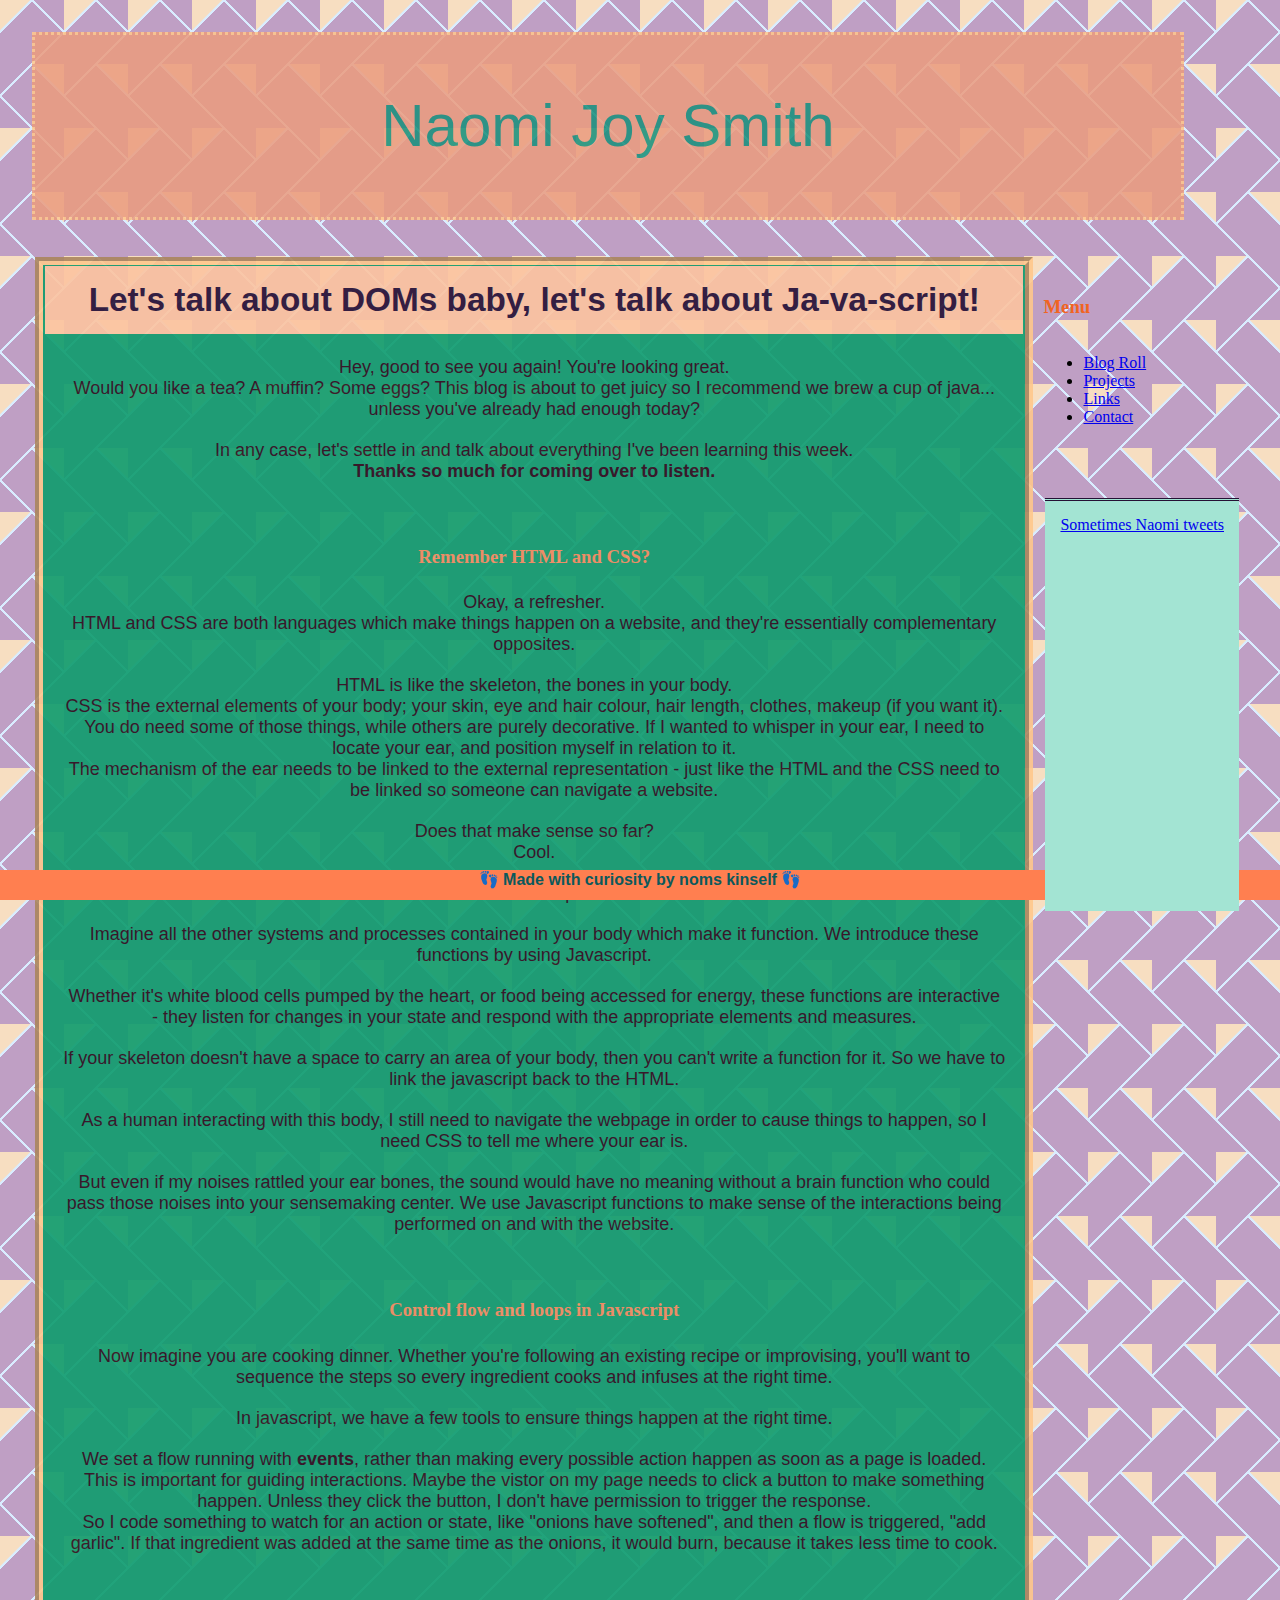
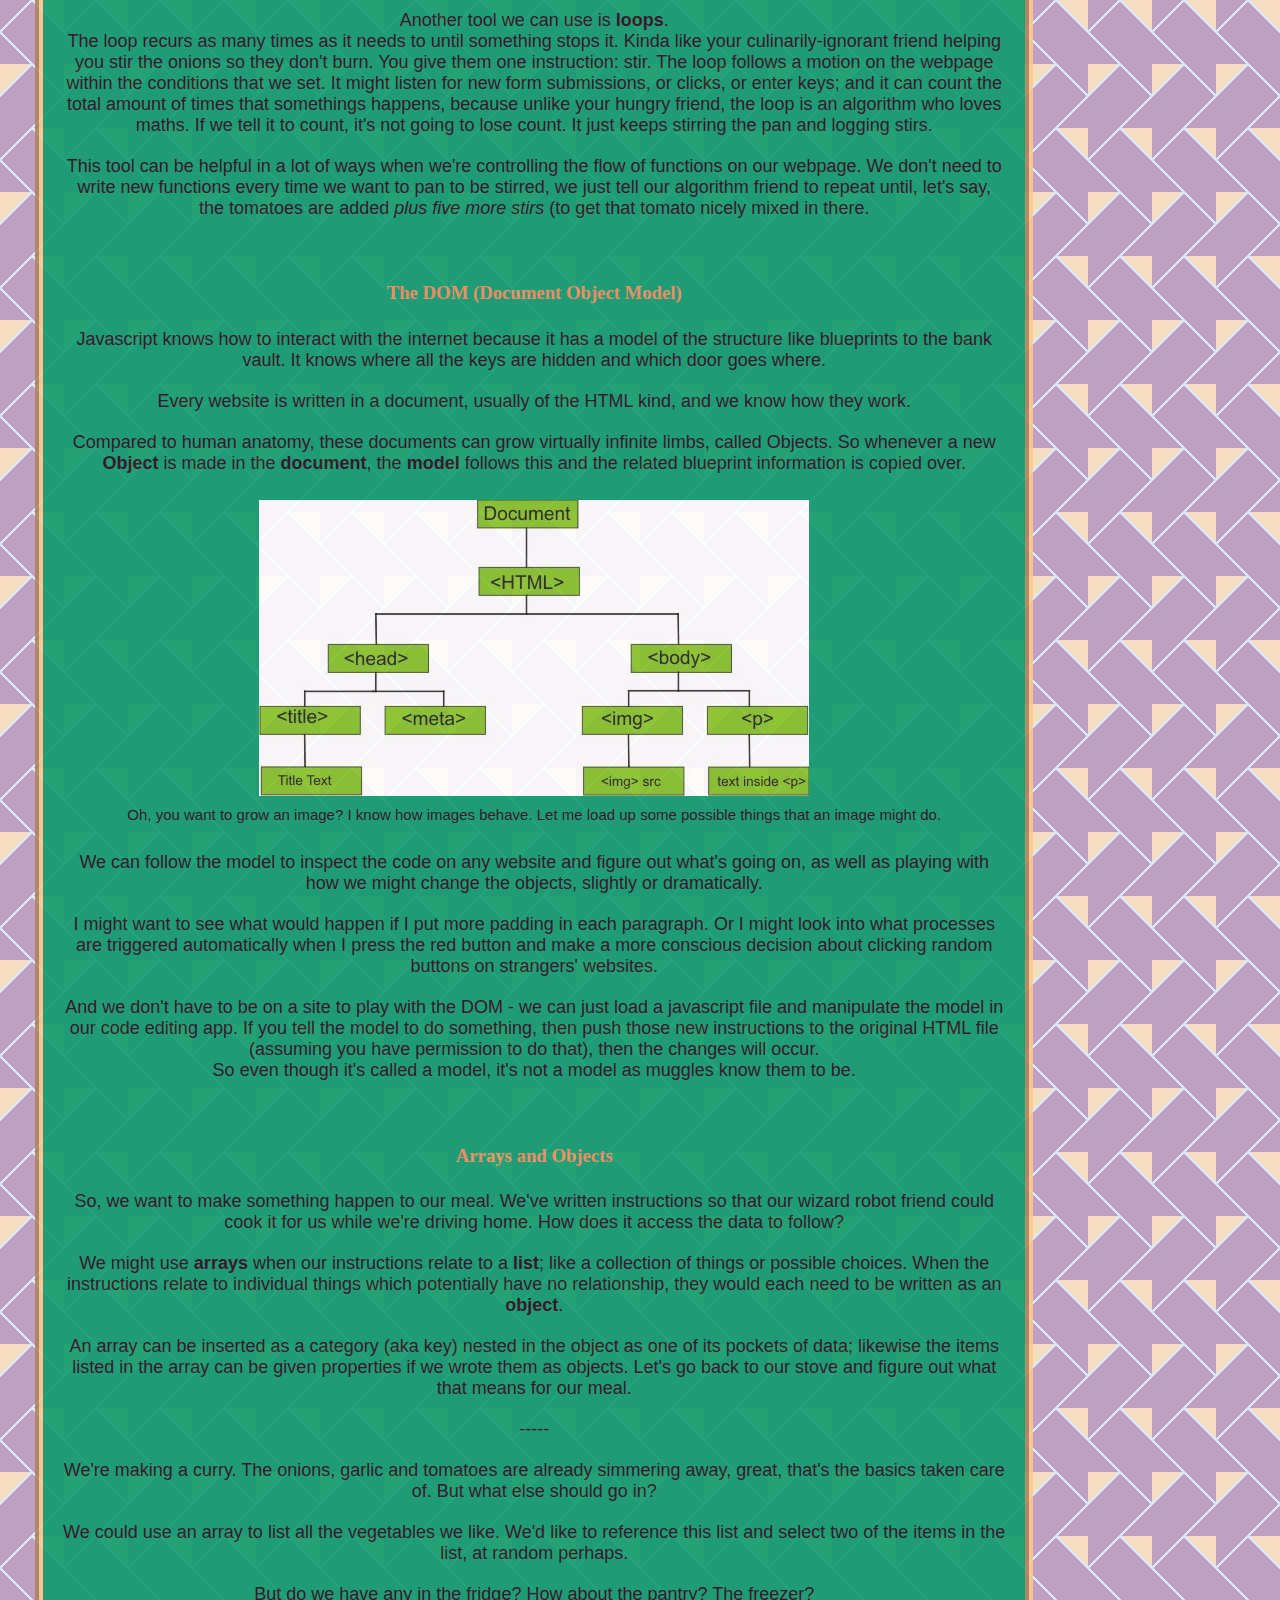
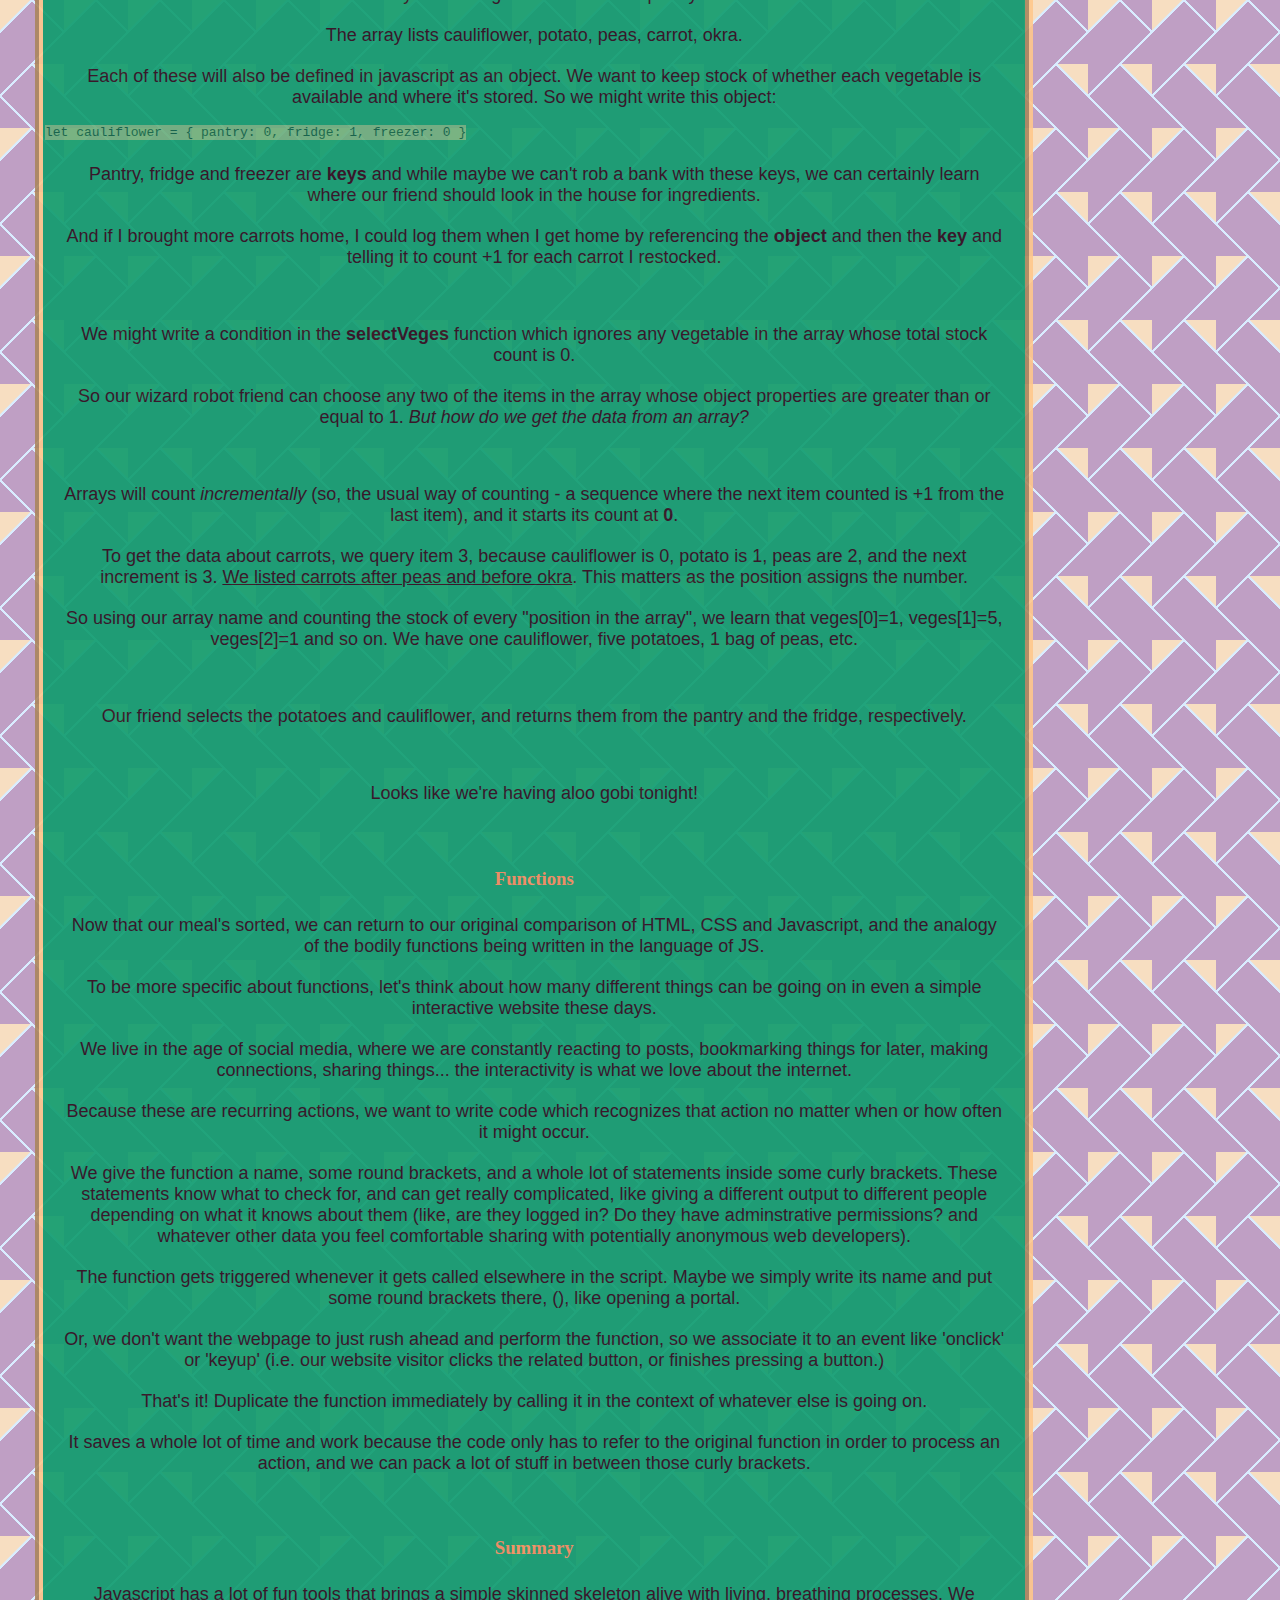
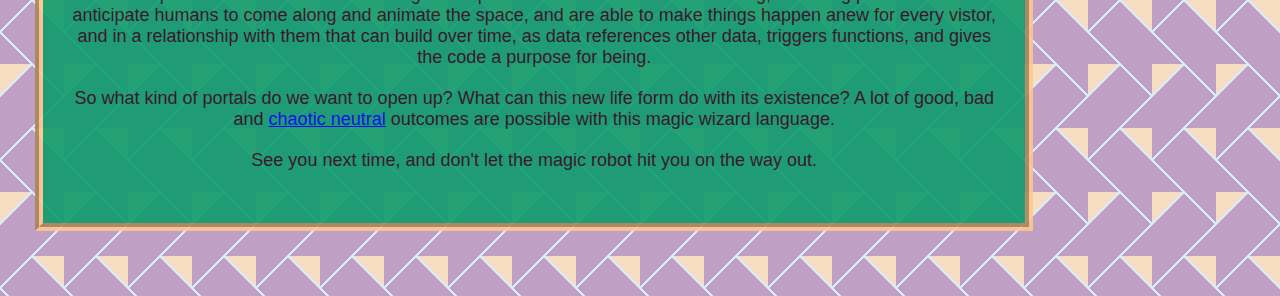
<file: blog/javascript-dom.html>
<!DOCTYPE html>
<html lang="en">
    <head>
        <meta charset="UTF-8">
        <meta name="viewport" content="width=device-width, initial-scale=1.0">
        <meta http-equiv="X-UA-Compatible" content="ie=edge">
        <link href="../styles/main.css" rel="stylesheet" type="text/css">
        <title>noms blog - JS & the DOM</title>
        <link rel="stylesheet" media="screen" href="https://fontlibrary.org//face/lemon" type="text/css"/>    
    </head>

  <body>
    <span class="header">
      <h1>Naomi Joy Smith</h1> 
    </span>

    <span class="container">
      
      <span class="core">
        <h2>Let's talk about DOMs baby, let's talk about Ja-va-script!</h2>
        <p class="text"> 
          Hey, good to see you again! You're looking great. 
          <br>Would you like a tea? A muffin? Some eggs? This blog is about to get juicy so I recommend we brew a cup of java... unless you've already had enough today?
        </p>
        <p>In any case, let's settle in and talk about everything I've been learning this week. 
          <br><strong>Thanks so much for coming over to listen.</strong></p>
        <h3>Remember HTML and CSS?</h3>
        <p>Okay, a refresher.
          <br>HTML and CSS are both languages which make things happen on a website, and they're essentially complementary opposites.
        </p>
        <p>HTML is like the skeleton, the bones in your body.
          <br>CSS is the external elements of your body; your skin, eye and hair colour, hair length, clothes, makeup (if you want it).
          <br>You do need some of those things, while others are purely decorative. If I wanted to whisper in your ear, I need to locate your ear, and position myself in relation to it.
          <br>The mechanism of the ear needs to be linked to the external representation - just like the HTML and the CSS need to be linked so someone can navigate a website.
        </p>
        <p>Does that make sense so far?<br>Cool.</p>
        <p>So how does Javascript fit into that?</p>
        <p>Imagine all the other systems and processes contained in your body which make it function. We introduce these functions by using Javascript.</p>
        <p>Whether it's white blood cells pumped by the heart, or food being accessed for energy, these functions are interactive - they listen for changes in your state and respond with the appropriate elements and measures.</p>
        <p>If your skeleton doesn't have a space to carry an area of your body, then you can't write a function for it. So we have to link the javascript back to the HTML.</p>
        <p>As a human interacting with this body, I still need to navigate the webpage in order to cause things to happen, so I need CSS to tell me where your ear is.</p>
        <p>But even if my noises rattled your ear bones, the sound would have no meaning without a brain function who could pass those noises into your sensemaking center. We use Javascript functions to make sense of the interactions being performed on and with the website.</p>
        <h3>Control flow and loops in Javascript</h3>
        <p>Now imagine you are cooking dinner. Whether you're following an existing recipe or improvising, you'll want to sequence the steps so every ingredient cooks and infuses at the right time.</p>
        <p>In javascript, we have a few tools to ensure things happen at the right time. 
        <p>We set a flow running with <strong>events</strong>, rather than making every possible action happen as soon as a page is loaded. This is important for guiding interactions. Maybe the vistor on my page needs to click a button to make something happen. Unless they click the button, I don't have permission to trigger the response.
        <br>So I code something to watch for an action or state, like "onions have softened", and then a flow is triggered, "add garlic". If that ingredient was added at the same time as the onions, it would burn, because it takes less time to cook.</p><br>
        <p>Another tool we can use is <strong>loops</strong>.
        <br>The loop recurs as many times as it needs to until something stops it. Kinda like your culinarily-ignorant friend helping you stir the onions so they don't burn. You give them one instruction: stir. The loop follows a motion on the webpage within the conditions that we set. It might listen for new form submissions, or clicks, or enter keys; and it can count the total amount of times that somethings happens, because unlike your hungry friend, the loop is an algorithm who loves maths.
        If we tell it to count, it's not going to lose count. It just keeps stirring the pan and logging stirs.</p>
        <p>This tool can be helpful in a lot of ways when we're controlling the flow of functions on our webpage. We don't need to write new functions every time we want to pan to be stirred, we just tell our algorithm friend to repeat until, let's say, the tomatoes are added <em>plus five more stirs</em> (to get that tomato nicely mixed in there.</p>
        <h3>The DOM (Document Object Model)</h3>
        <p>Javascript knows how to interact with the internet because it has a model of the structure like blueprints to the bank vault. It knows where all the keys are hidden and which door goes where.</p>
        <p>Every website is written in a document, usually of the HTML kind, and we know how they work.</p>
        <p>Compared to human anatomy, these documents can grow virtually infinite limbs, called Objects. So whenever a new <strong>Object</strong> is made in the <strong>document</strong>, the <strong>model</strong> follows this and the related blueprint information is copied over. <br><br>
          <img class="image" src="image-directory/js-dom-html-dom.jpg">
          <br><sup>Oh, you want to grow an image? I know how images behave. Let me load up some possible things that an image might do.</sup></p>
          <p>We can follow the model to inspect the code on any website and figure out what's going on, as well as playing with how we might change the objects, slightly or dramatically.</p>
          <p>I might want to see what would happen if I put more padding in each paragraph. Or I might look into what processes are triggered automatically when I press the red button and make a more conscious decision about clicking random buttons on strangers' websites.</p>
          <p>And we don't have to be on a site to play with the DOM - we can just load a javascript file and manipulate the model in our code editing app. If you tell the model to do something, then push those new instructions to the original HTML file (assuming you have permission to do that), then the changes will occur. <br>So even though it's called a model, it's not a model as muggles know them to be.</p>
          <h3>Arrays and Objects</h3>
          <p>So, we want to make something happen to our meal. We've written instructions so that our wizard robot friend could cook it for us while we're driving home. How does it access the data to follow?</p>
          <p>We might use <strong>arrays</strong> when our instructions relate to a <strong>list</strong>; like a collection of things or possible choices. When the instructions relate to individual things which potentially have no relationship, they would each need to be written as an <strong>object</strong>.</p>
          <p>An array can be inserted as a category (aka key) nested in the object as one of its pockets of data; likewise the items listed in the array can be given properties if we wrote them as objects. Let's go back to our stove and figure out what that means for our meal.</p>
          <p>-----</p>
          <p>We're making a curry. The onions, garlic and tomatoes are already simmering away, great, that's the basics taken care of. But what else should go in?</p>
          <p>We could use an array to list all the vegetables we like. We'd like to reference this list and select two of the items in the list, at random perhaps. <p>But do we have any in the fridge? How about the pantry? The freezer?</p>
          <p>The array lists cauliflower, potato, peas, carrot, okra.</p>
          <p>Each of these will also be defined in javascript as an object. We want to keep stock of whether each vegetable is available and where it's stored. So we might write this object:</p>
          <code>let cauliflower = {
            pantry: 0,
            fridge: 1,
            freezer: 0
          }
          </code>
          <p> Pantry, fridge and freezer are <strong>keys</strong> and while maybe we can't rob a bank with these keys, we can certainly learn where our friend should look in the house for ingredients.</p>
          <p>And if I brought more carrots home, I could log them when I get home by referencing the <strong>object</strong> and then the <strong>key</strong> and telling it to count +1 for each carrot I restocked.</p>
          <br>
          <p>We might write a condition in the <strong>selectVeges</strong> function which ignores any vegetable in the array whose total stock count is 0.</p>
          <p>So our wizard robot friend can choose any two of the items in the array whose object properties are greater than or equal to 1. <em>But how do we get the data from an array?</em></p>
          <br>
          <p>Arrays will count <em>incrementally</em> (so, the usual way of counting - a sequence where the next item counted is +1 from the last item), and it starts its count at <strong>0</strong>.</p>
          <p>To get the data about carrots, we query item 3, because cauliflower is 0, potato is 1, peas are 2, and the next increment is 3. <u>We listed carrots after peas and before okra</u>. This matters as the position assigns the number.</p>
          <p>So using our array name and counting the stock of every "position in the array", we learn that veges[0]=1, veges[1]=5, veges[2]=1 and so on. We have one cauliflower, five potatoes, 1 bag of peas, etc.</p>
          <br>
          <p>Our friend selects the potatoes and cauliflower, and returns them from the pantry and the fridge, respectively.</p>
          <br><p>Looks like we're having aloo gobi tonight!</p>
          <h3>Functions</h3>
          <p>Now that our meal's sorted, we can return to our original comparison of HTML, CSS and Javascript, and the analogy of the bodily functions being written in the language of JS.</p>
          <p>To be more specific about functions, let's think about how many different things can be going on in even a simple interactive website these days.</p>
          <p>We live in the age of social media, where we are constantly reacting to posts, bookmarking things for later, making connections, sharing things... the interactivity is what we love about the internet.</p>
          <p>Because these are recurring actions, we want to write code which recognizes that action no matter when or how often it might occur.</p>
          <p>We give the function a name, some round brackets, and a whole lot of statements inside some curly brackets. These statements know what to check for, and can get really complicated, like giving a different output to different people depending on what it knows about them (like, are they logged in? Do they have adminstrative permissions? and whatever other data you feel comfortable sharing with potentially anonymous web developers).</p>
          <p>The function gets triggered whenever it gets called elsewhere in the script. Maybe we simply write its name and put some round brackets there, (), like opening a portal.</p>
          <p>Or, we don't want the webpage to just rush ahead and perform the function, so we associate it to an event like 'onclick' or 'keyup' (i.e. our website visitor clicks the related button, or finishes pressing a button.)</p>
          <p>That's it! Duplicate the function immediately by calling it in the context of whatever else is going on.</p>
          <p>It saves a whole lot of time and work because the code only has to refer to the original function in order to process an action, and we can pack a lot of stuff in between those curly brackets.</p>
          <h3>Summary</h3>
          <p>Javascript has a lot of fun tools that brings a simple skinned skeleton alive with living, breathing processes. We anticipate humans to come along and animate the space, and are able to make things happen anew for every vistor, and in a relationship with them that can build over time, as data references other data, triggers functions, and gives the code a purpose for being.</p>
          <p>So what kind of portals do we want to open up? What can this new life form do with its existence? A lot of good, bad and <a href="http://www.easydamus.com/chaoticneutral.html">chaotic neutral</a> outcomes are possible with this magic wizard language.</p>
          <p>See you next time, and don't let the magic robot hit you on the way out.</p>
          <br><br>
      </span>

      <div class="menu">
        <h3>Menu</h3>
        <ul class="menu">
          <br>
        <li><a href="#">Blog Roll</a></li>
        <li><a href="https://nextstepnaomi.com" target="_blank">Projects</a></li>
        <li><a href="https://link.bar/naomi" target="_blank">Links</a></li>
        <li><a href="mailto:hmu@nextstepnaomi.com">Contact</a></li>
          <br><br>
        </ul>
        <div id="twitter">
          <div>
          <a class="twitter-timeline" data-width="280" data-height="440" data-dnt="true" href="https://twitter.com/to_withyou?ref_src=twsrc%5Etfw">Sometimes Naomi tweets</a> 
          <script async src="https://platform.twitter.com/widgets.js" charset="utf-8"></script>  
          </div>
        </div>
      
      </div>
    </span>

    <footer> &#128099; Made with curiosity by noms kinself &#128099;
    </footer>
  </body>


</html>
</file>
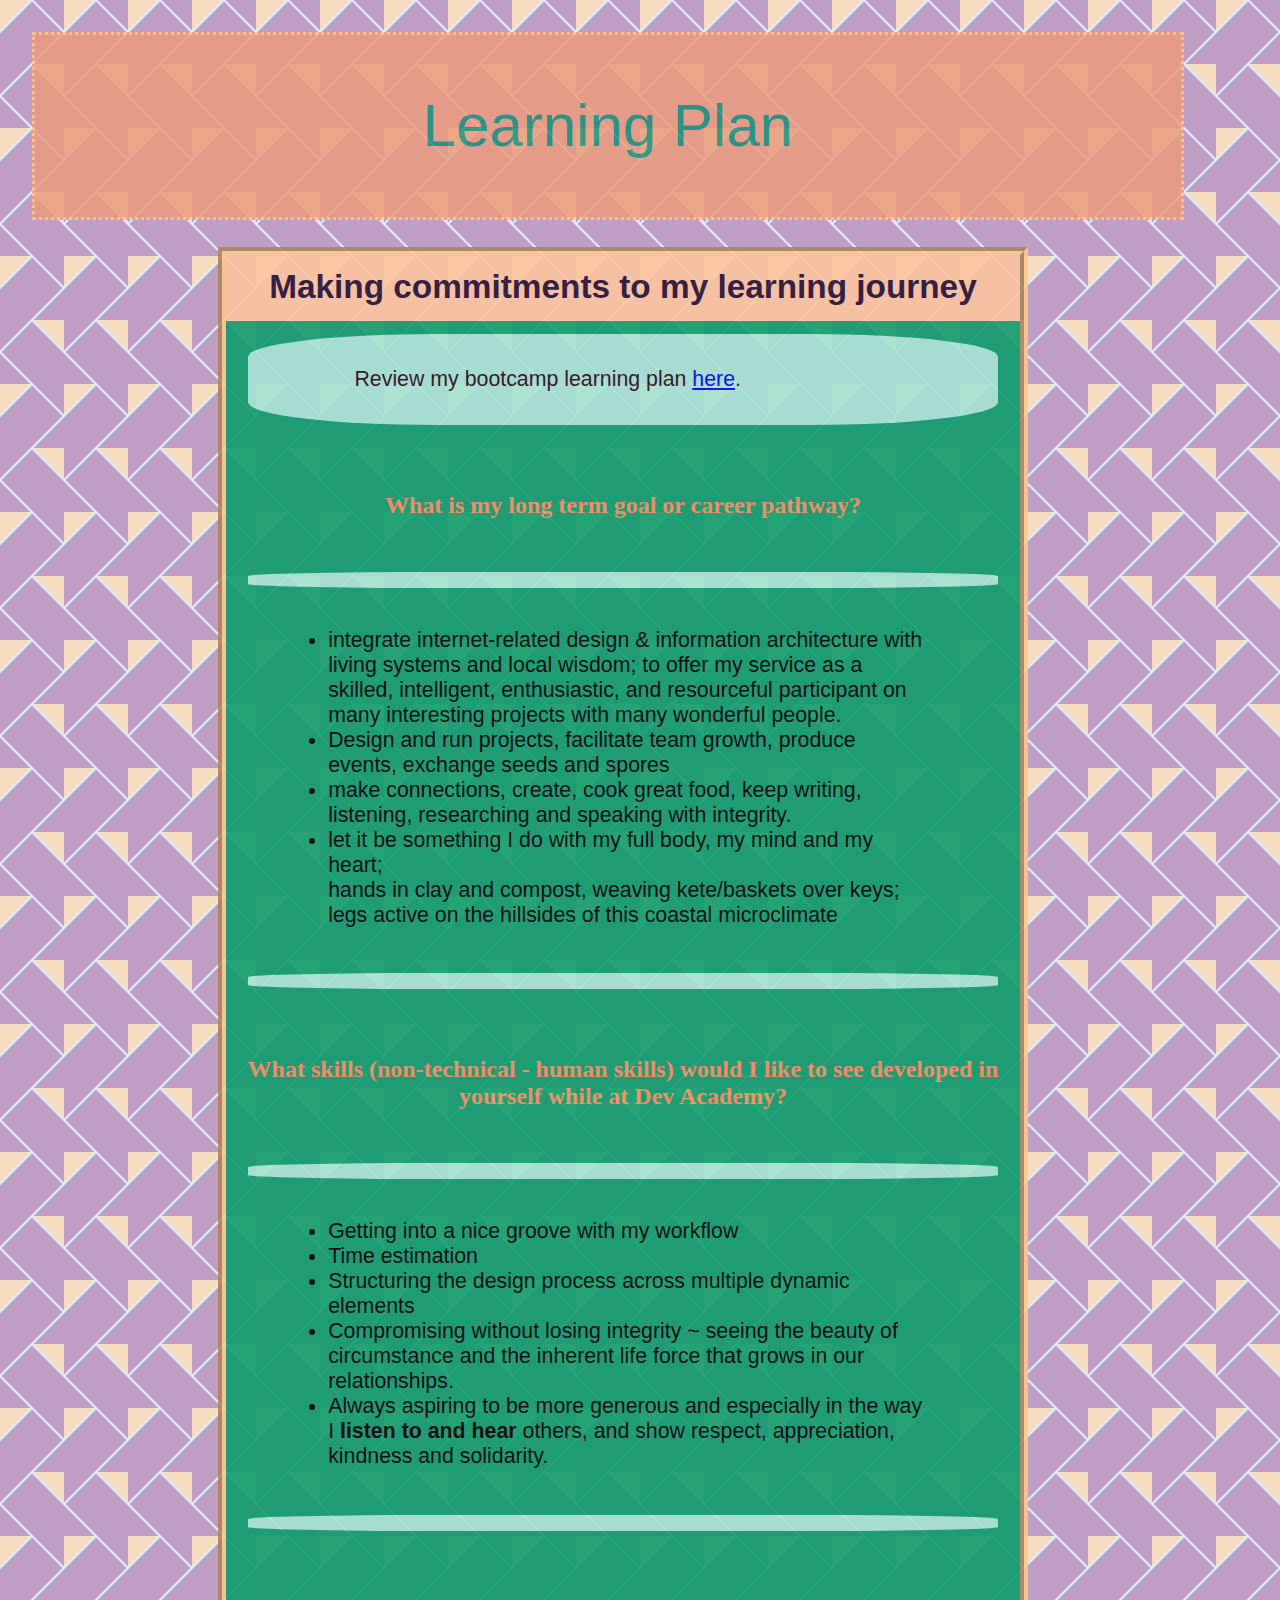
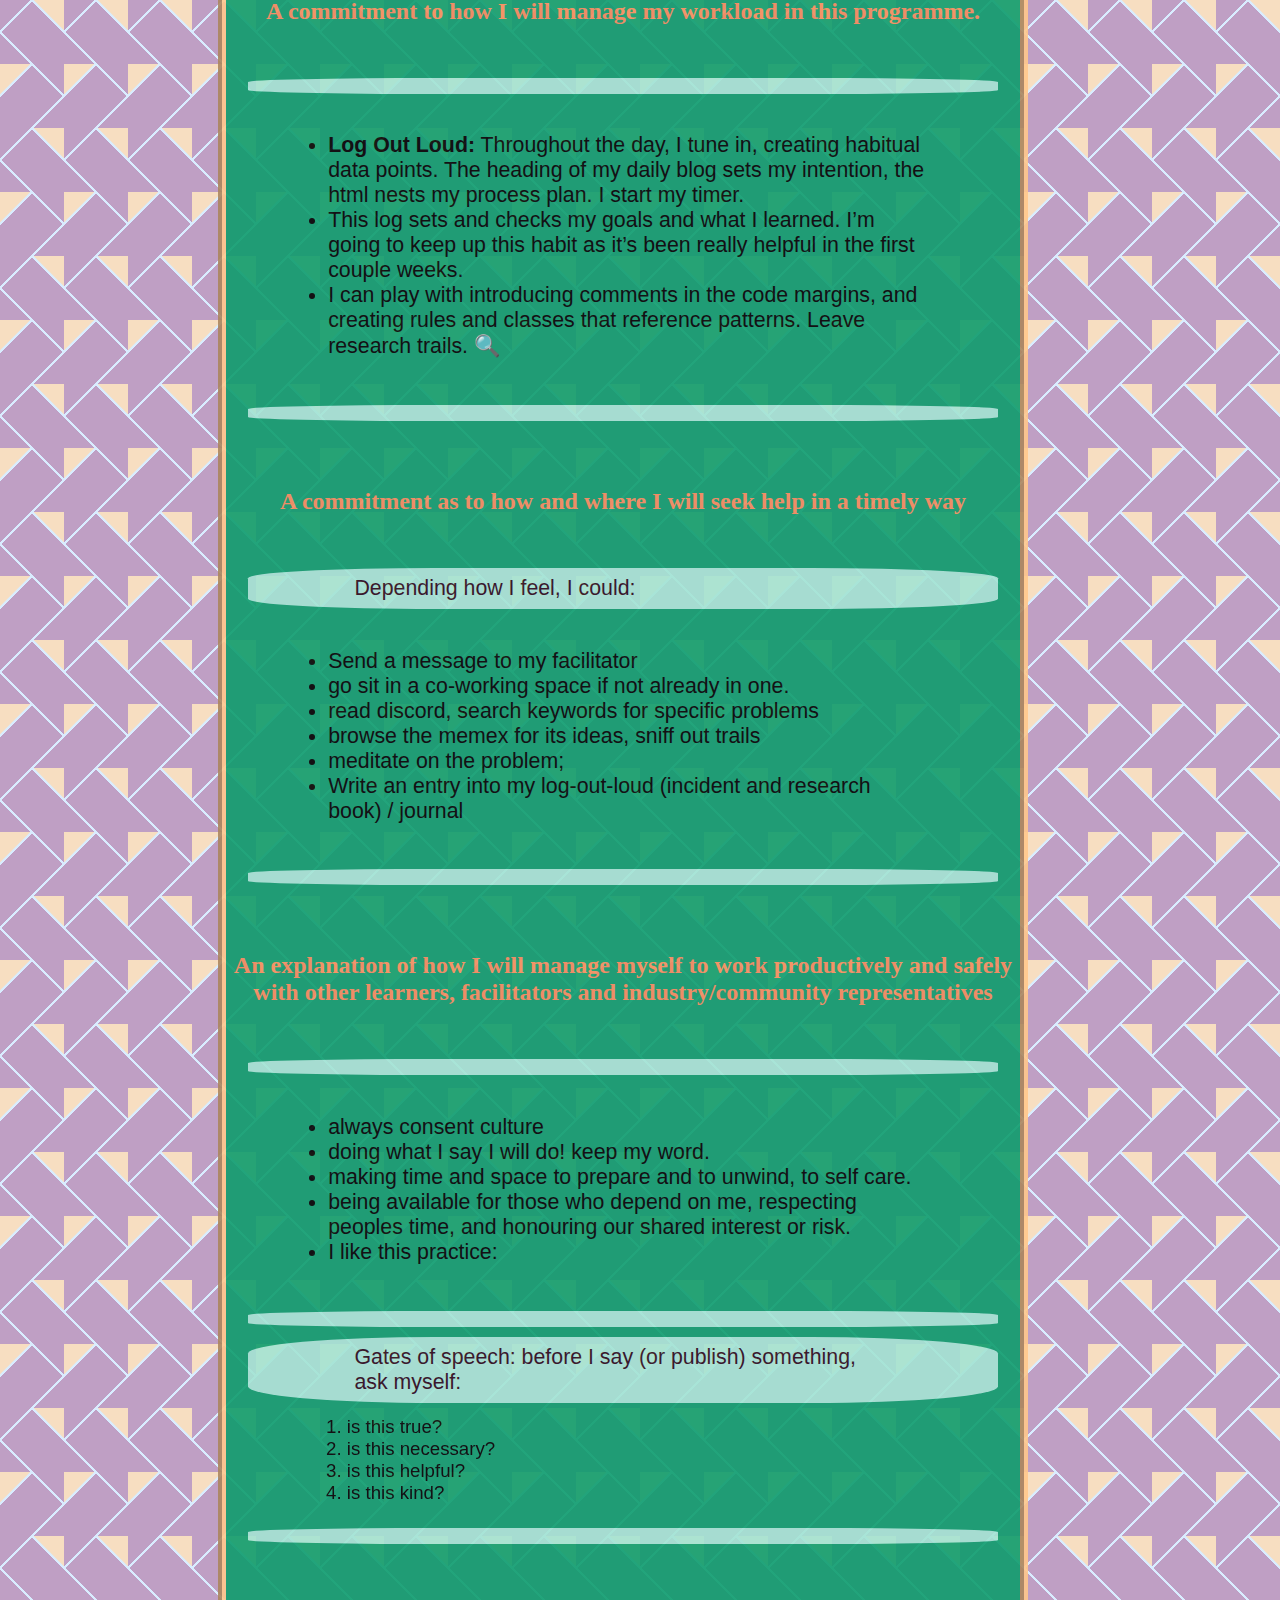
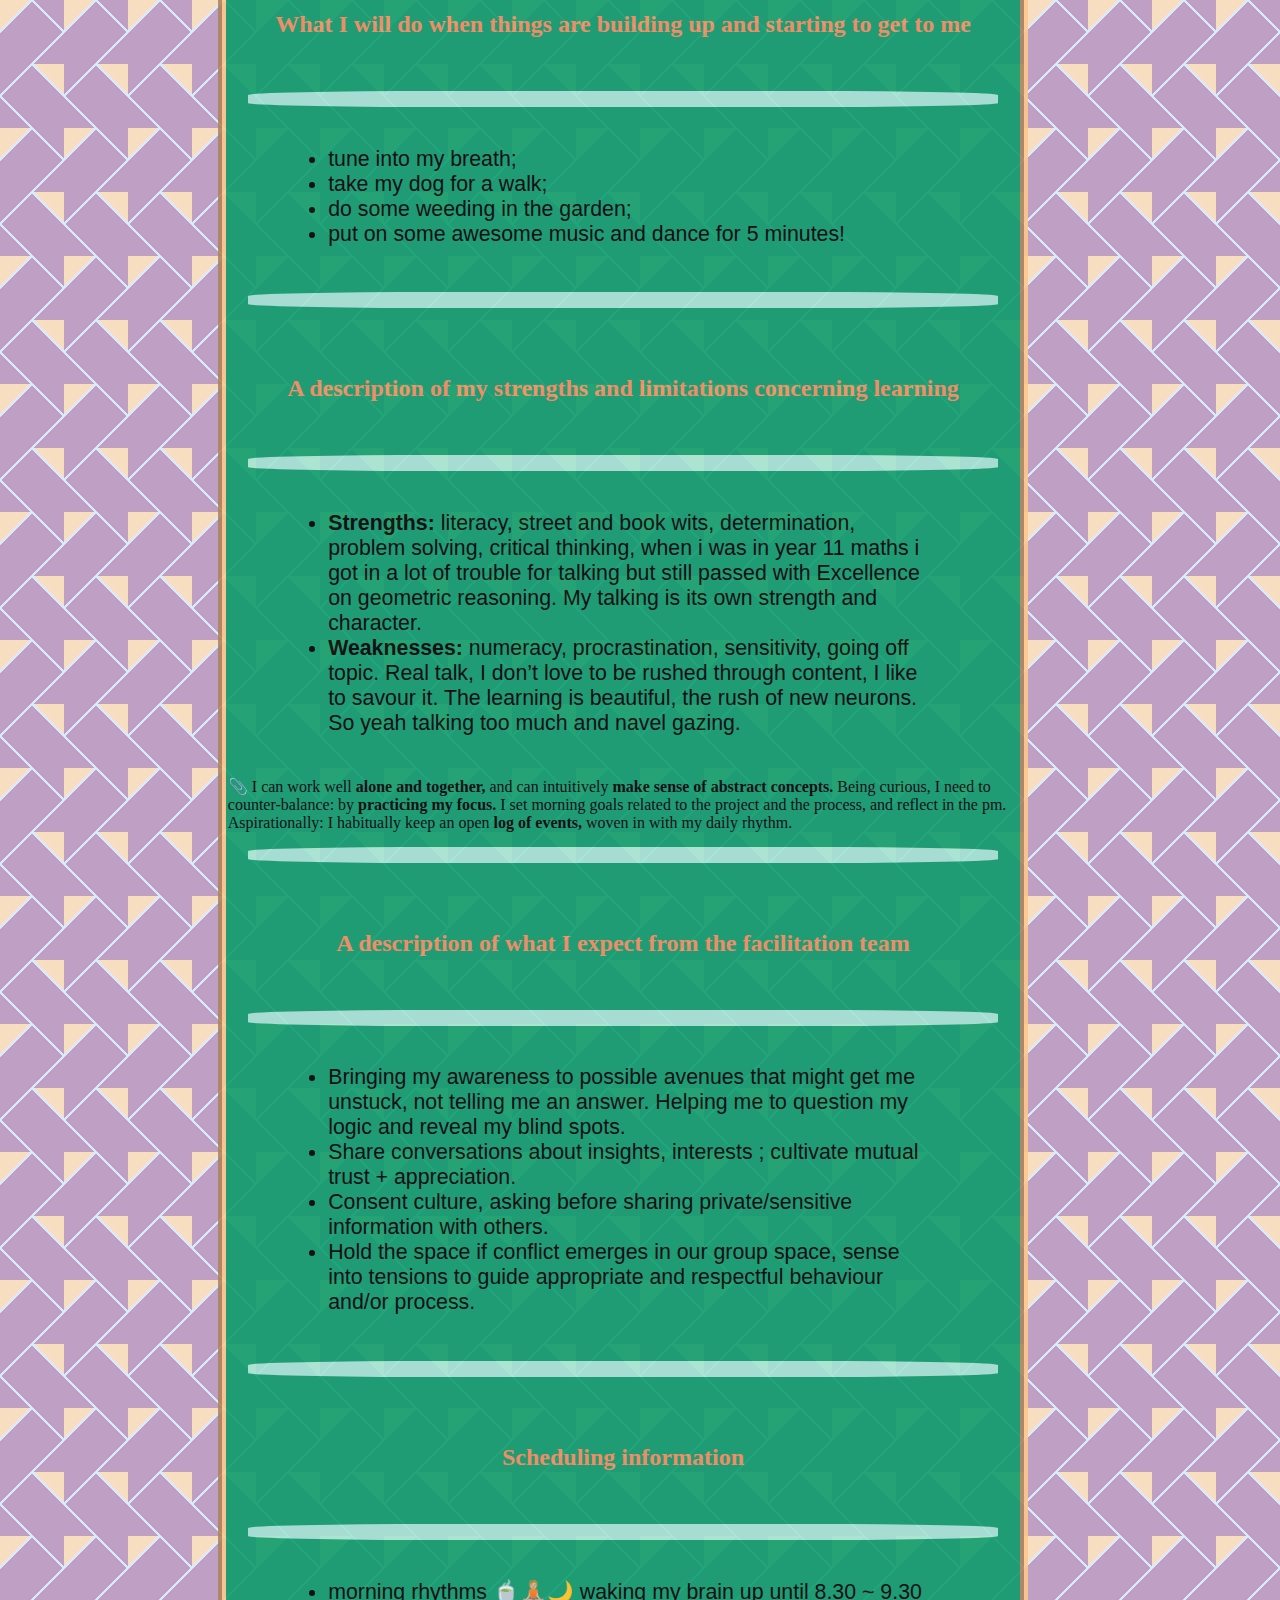
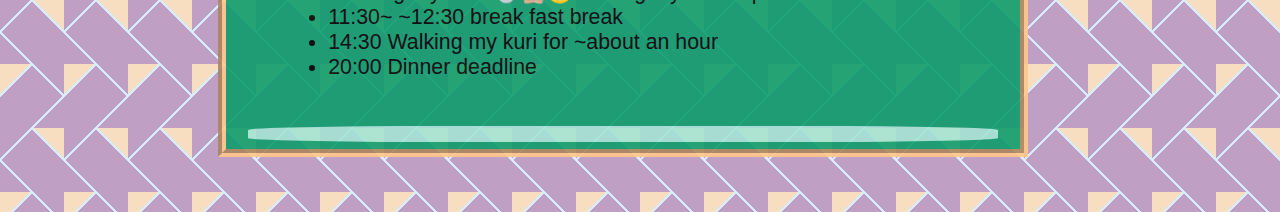
<file: blog/learning-plan.html>
<!DOCTYPE html>
  <html lang="en">
    <head>
        <meta charset="UTF-8">
        <meta name="viewport" content="width=device-width, initial-scale=1.0">
        <meta http-equiv="X-UA-Compatible" content="ie=edge">
        <link href="styles/main.css" rel="stylesheet" type="text/css">
        <title>noms learning plan</title>
        <link rel="stylesheet" media="screen" href="https://fontlibrary.org//face/lemon" type="text/css"/>
    </head>

  <body>
    <span class="header">
      <h1> Learning Plan</h1>
    </span>

    <span class="container">
      <span class="core">
        <h2>Making commitments to my learning journey</h2>
        <p>
          <br>Review my bootcamp learning plan <a href="https://phoresced.github.io/blog/super-learningplan.html">here</a>.
          <br><br>
        </p>
        <h3>What is my long term goal or career pathway?</h3>
        <p>
          <ul>
          <li>integrate internet-related design & information architecture with living systems and local wisdom; to offer my service as a skilled, intelligent, enthusiastic, and resourceful participant on many interesting projects with many wonderful people.</li>
          <li>Design and run projects, facilitate team growth, produce events, exchange seeds and spores</li>
          <li>make connections, create, cook great food, keep writing, listening, researching and speaking with integrity.</li>
          <li>let it be something I do with my full body, my mind and my heart;<br>
          hands in clay and compost, weaving kete/baskets over keys;<br>
          legs active on the hillsides of this coastal microclimate</li>
          </ul>
        </p>

        <h3>What skills (non-technical - human skills) would I like to see developed in yourself while at Dev Academy?</h3>
        <p>
          <ul>
            <li>Getting into a nice groove with my workflow
            <li>Time estimation
            <li>Structuring the design process across multiple dynamic elements
            <li>Compromising without losing integrity ~ seeing the beauty of circumstance and the inherent life force that grows in our relationships.
            <li>Always aspiring to be more generous and especially in the way I <strong>listen to and hear</strong> others, and show respect, appreciation, kindness and solidarity.
          </ul>
        </p>

        <h3>A commitment to how I will manage my workload in this programme.</h3>
        <p>
          <ul>
          <li><strong>Log Out Loud:</strong> Throughout the day, I tune in, creating habitual data points.
          The heading of my daily blog sets my intention, the html nests my process plan. I start my timer.
          <li>This log sets and checks my goals and what I learned. I’m going to keep up this habit as it’s been really helpful in the first couple weeks.
          <li>I can play with introducing comments in the code margins, and creating rules and classes that reference patterns. Leave research trails. 🔍
          </ul>
        </p>
        <h3>A commitment as to how and where I will seek help in a timely way</h3>
        <p>
          Depending how I feel, I could:
          <ul>
            <li> Send a message to my facilitator
            <li>go sit in a co-working space if not already in one.
            <li>read discord, search keywords for specific problems
            <li>browse the memex for its ideas, sniff out trails
            <li>meditate on the problem;
            <li>Write an entry into my log-out-loud (incident and research book) /
                  journal
          </ul>
        </p>
        <h3>An explanation of how I will manage myself to work productively and
        safely with other learners, facilitators and industry/community
        representatives</h3>
        <p>
          <ul>
            <li>always consent culture</li>
            <li>doing what I say I will do! keep my word.</li>
            <li>making time and space to prepare and to unwind, to self care.</li>
            <li>being available for those who depend on me, respecting peoples time, and honouring our shared interest or risk.
            <li>I like this practice:</li>
            </ul>
        </p>
          <p>Gates of speech: before I say (or publish) something, ask myself:
              <ol>
                <li> is this true?</li>
                <li> is this necessary?</li>
                <li> is this helpful?</li>
                <li> is this kind?</li>
              </ol>
        </p>
        <h3>What I will do when things are building up and starting to get to me</h3>
        <p>
          <ul>
          <li>tune into my breath;</li>
          <li>take my dog for a walk;</li>
          <li>do some weeding in the garden;</li>
          <li>put on some awesome music and dance for 5 minutes!</li>
          </ul> 
        </p>
        <h3>A description of my strengths and limitations concerning learning</h3>
        <p>
          <ul>
          <li><strong>Strengths:</strong> literacy, street and book wits, determination, problem solving, critical thinking, when i was in year 11 maths i got in a lot of trouble for talking but still passed with Excellence on geometric reasoning. My talking is its own strength and character.</li>
          <li><strong>Weaknesses:</strong> numeracy, procrastination, sensitivity, going off topic. Real talk, I don’t love to be rushed through content, I like to savour it. The learning is beautiful, the rush of new neurons. So yeah talking too much and navel gazing.</li>
          </ul> 
              <aside>
              📎 I can work well <strong>alone and together,</strong> and can intuitively <strong>make sense of abstract concepts.</strong> Being curious, I need to counter-balance: by <strong>practicing my focus.</strong> 
              I set morning goals related to the project and the process, and reflect in the pm. 
              Aspirationally: I habitually keep an open <strong>log of events,</strong> woven in with my daily rhythm.   
              </aside>
        </p>   
        <h3>A description of what I expect from the facilitation team</h3>
        <p>      
          <ul>
            <li>Bringing my awareness to possible avenues that might get me unstuck, not telling me an answer. Helping me to question my logic and reveal my blind spots.</li>
            <li>Share conversations about insights, interests ; cultivate mutual trust + appreciation.</li>
            <li>Consent culture, asking before sharing private/sensitive information with others.</li>
            <li>Hold the space if conflict emerges in our group space, sense into tensions to guide appropriate and respectful behaviour and/or process.</li>
          </ul>
        </p>    

        <h3>Scheduling information</h3>
        <p>
          <ul>
            <li> morning rhythms 🍵🧘🏼🌙 waking my brain up until 8.30 ~ 9.30</li>
            <li> 11:30~ ~12:30 break fast break</li>
            <li> 14:30 Walking my kuri for ~about an hour</li>
            <li> 20:00 Dinner deadline</li>
          </ul>
        </p>
      </span>
    </span>
  </body>
</html>
</file>
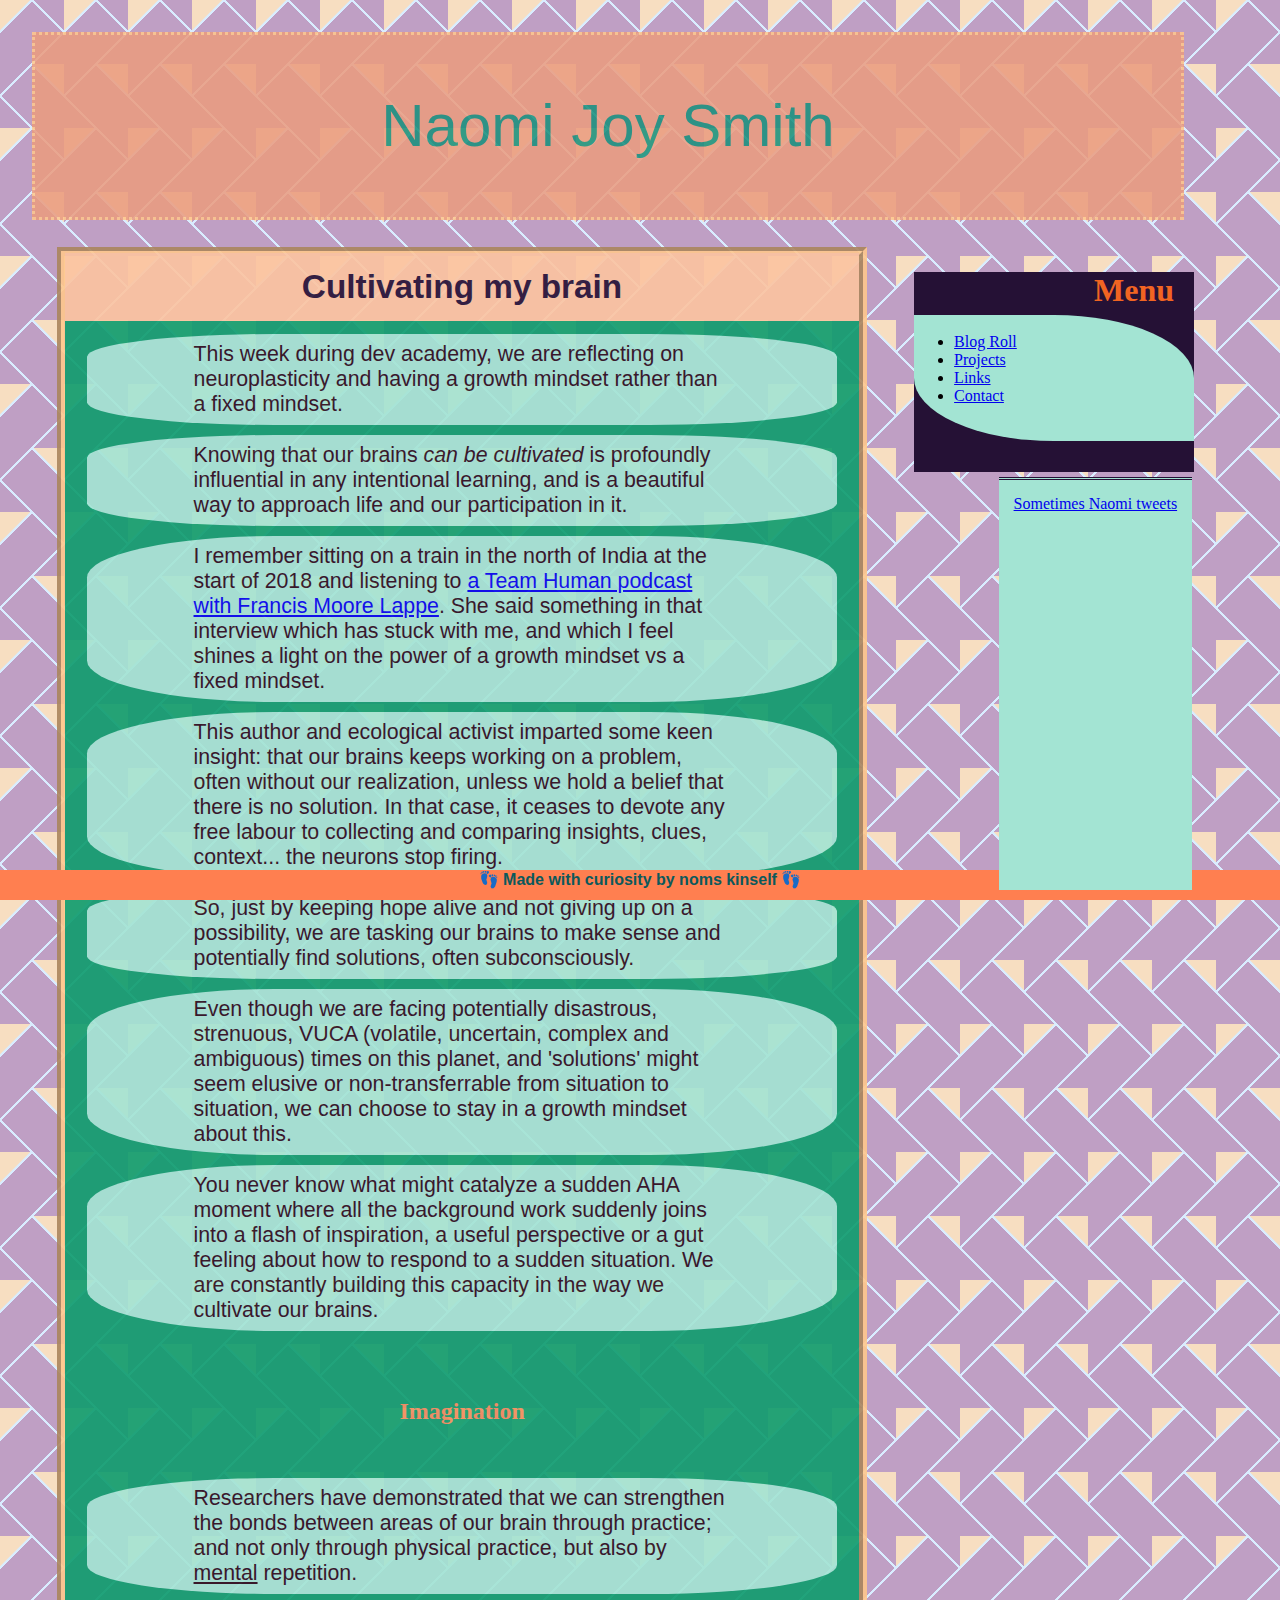
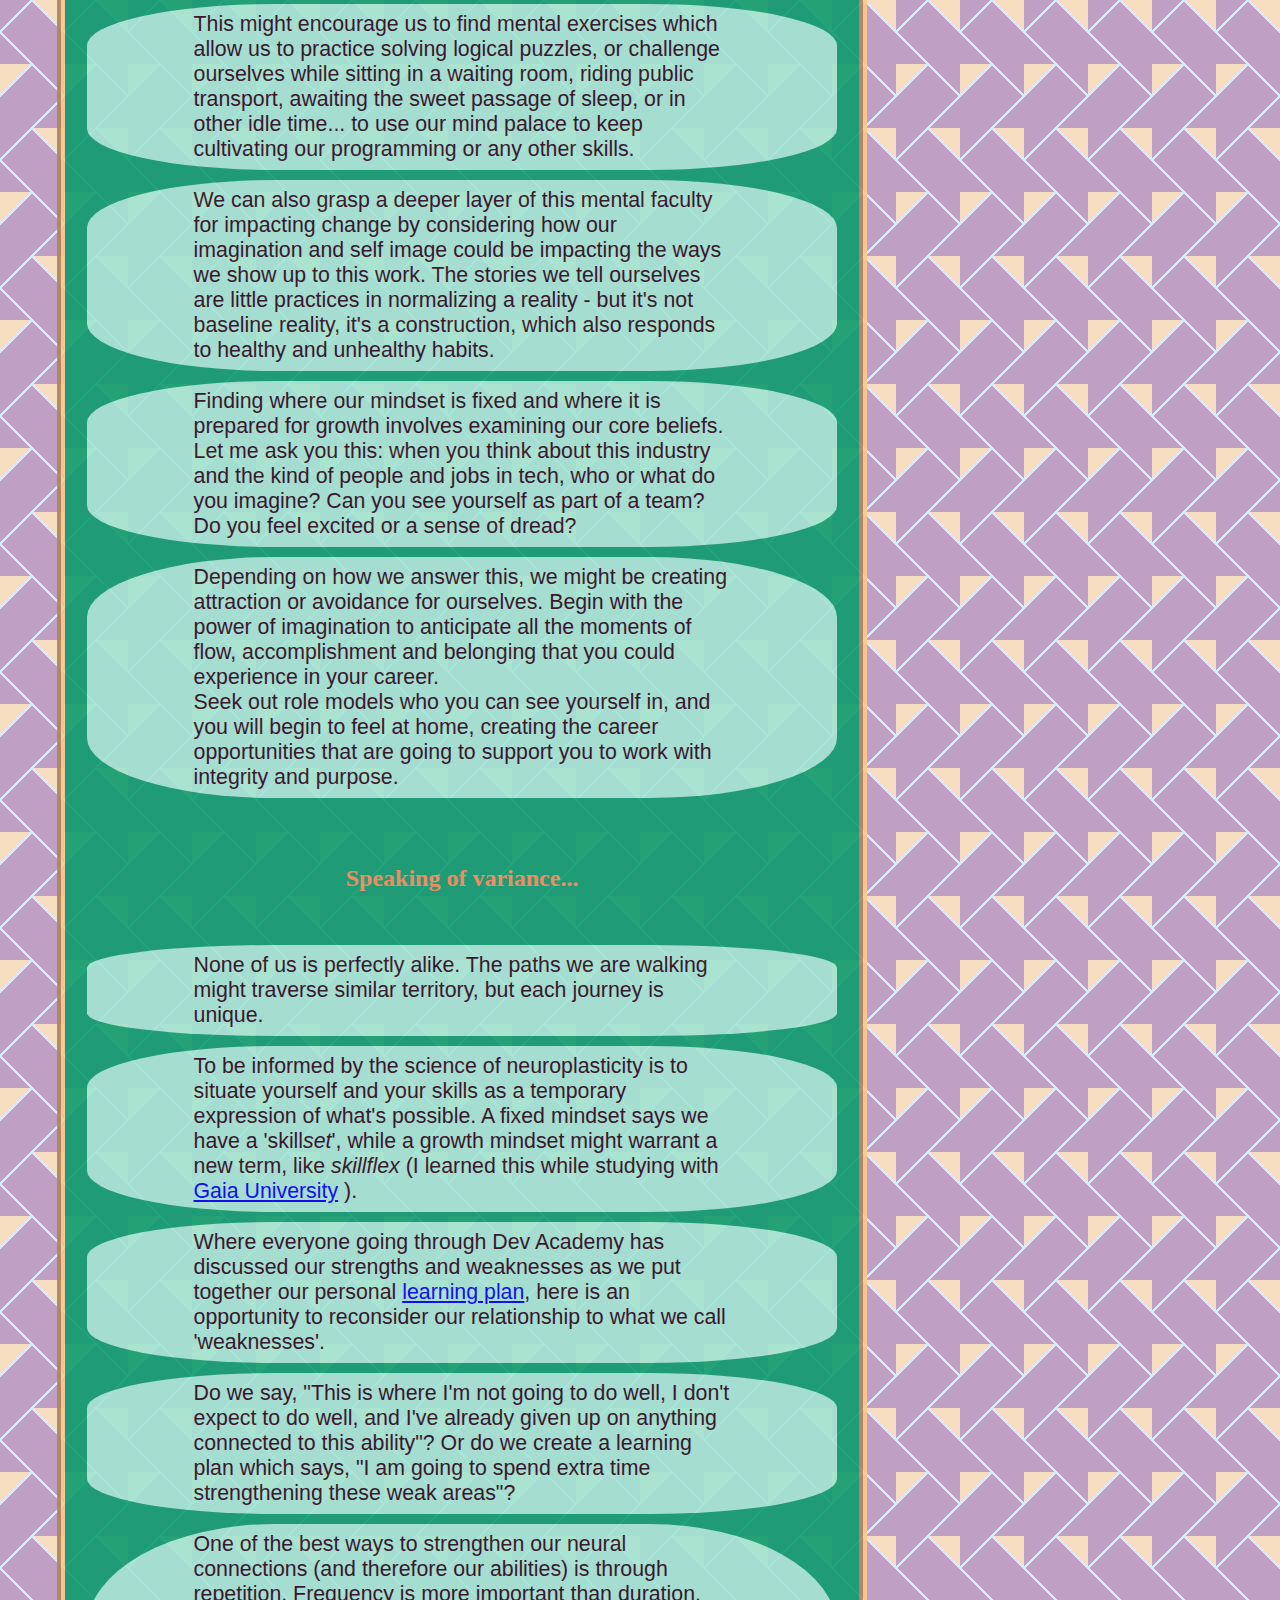
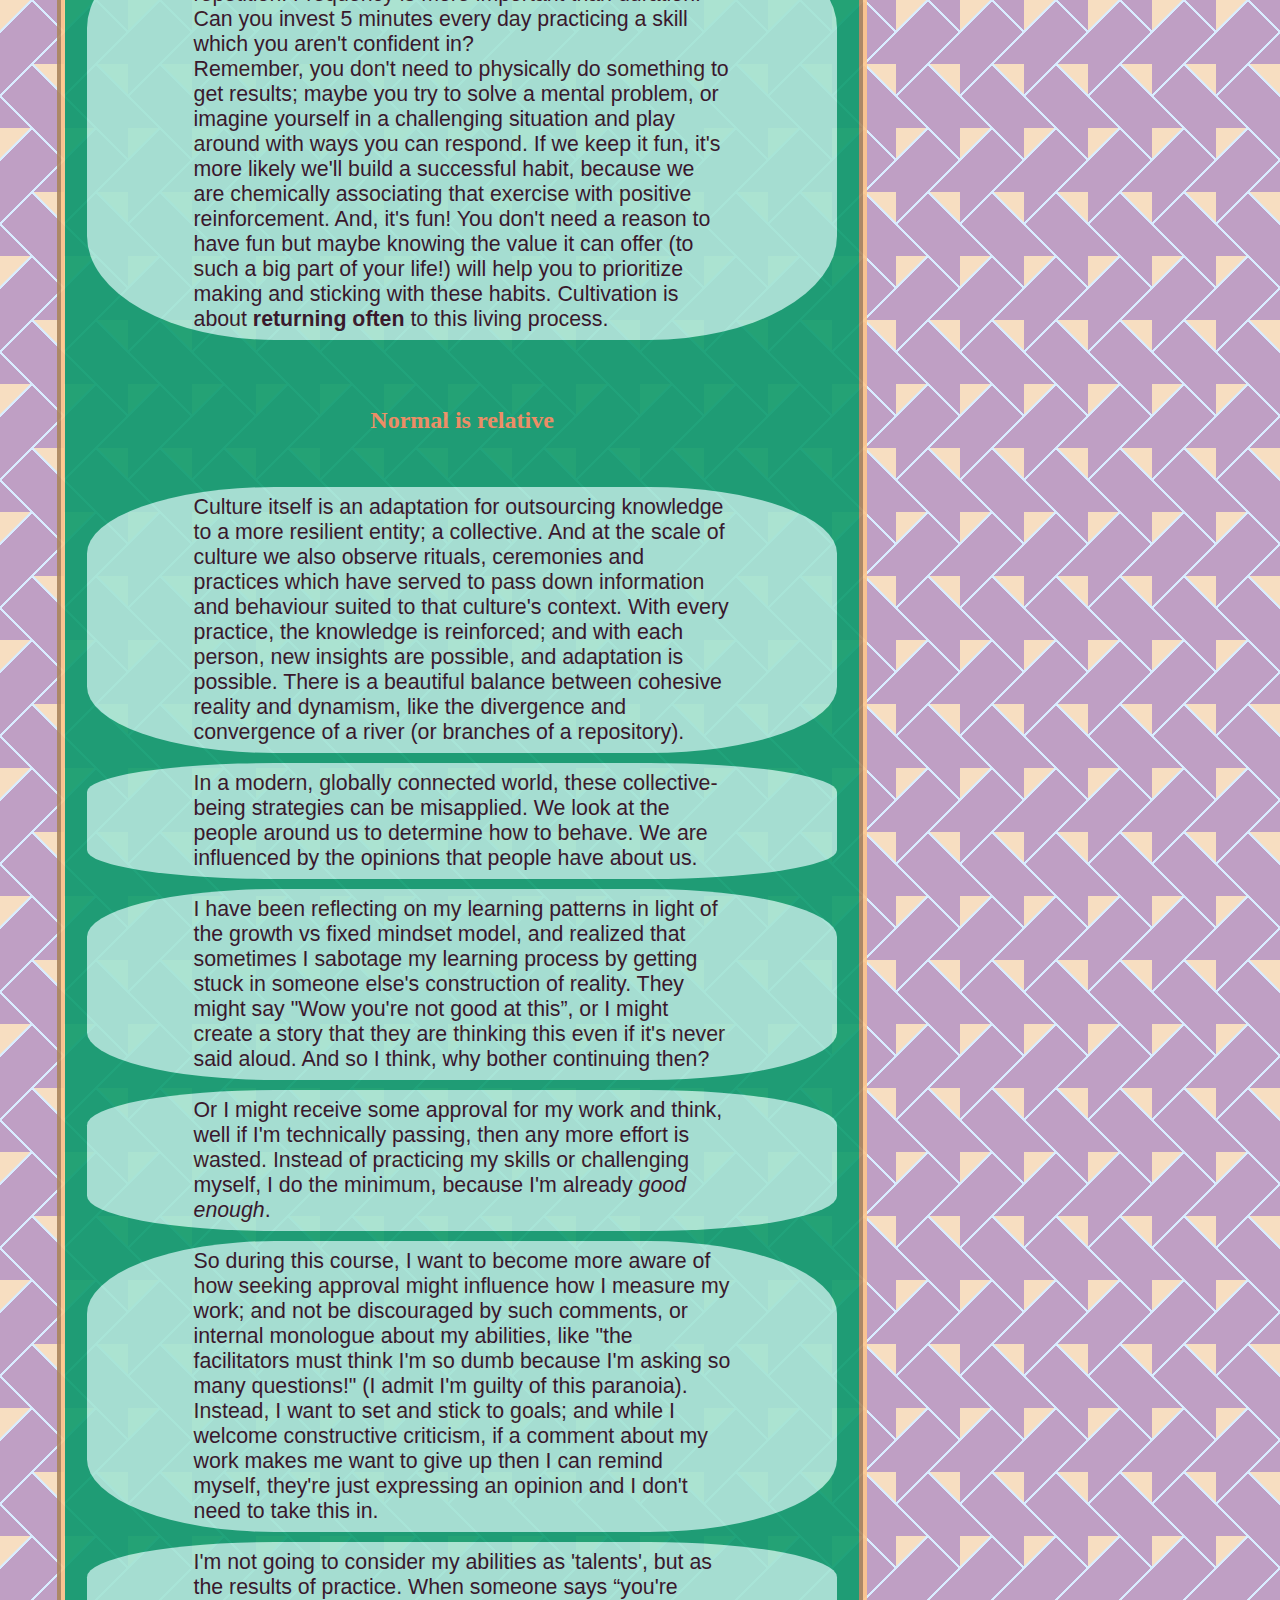
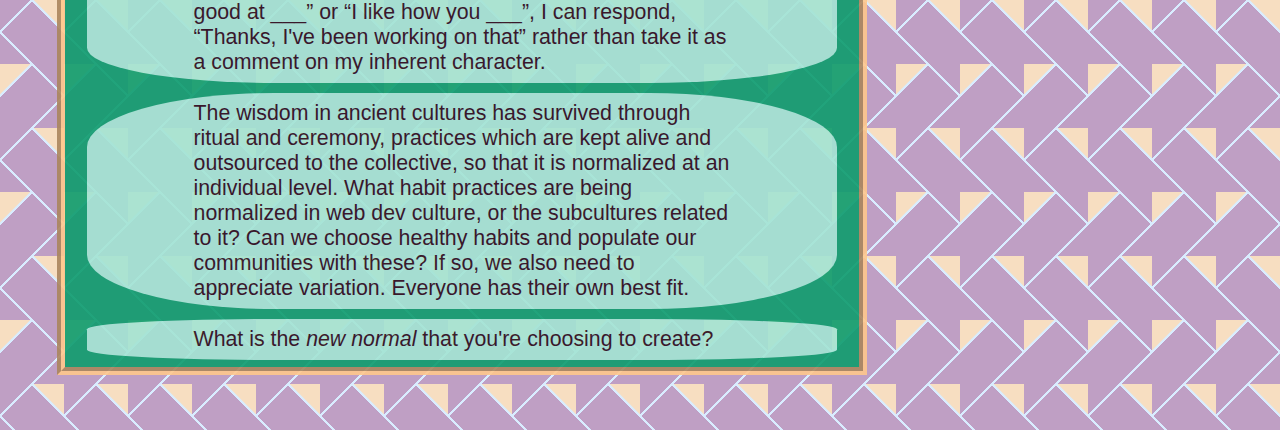
<file: blog/neuroplasticity.html>
<!DOCTYPE html>
<html lang="en">
    <head>
        <meta charset="UTF-8">
        <meta name="viewport" content="width=device-width, initial-scale=1.0">
        <meta http-equiv="X-UA-Compatible" content="ie=edge">
        <link href="../blog/styles/main.css" rel="stylesheet" type="text/css">
        <title>noms blog [Neuroplasticity]</title>
        <link rel="stylesheet" media="screen" href="https://fontlibrary.org//face/lemon" type="text/css"/>    
    </head>

  <body>
    <span class="header">
      <h1>Naomi Joy Smith</h1> 
    </span>

    <span class="container">
      
      <span class="core">
        <h2>Cultivating my brain</h2>
        <p class="text"> 
          This week during dev academy, we are reflecting on neuroplasticity and having a growth mindset rather than a fixed mindset.
        </p>
        <p>Knowing that our brains <em>can be cultivated</em> is profoundly influential in any intentional learning, and is a beautiful way to approach life and our participation in it.</p>
        <p>I remember sitting on a train in the north of India at the start of 2018 and listening to <a href="https://www.teamhuman.fm/episodes/ep-63-daring-democracy/">a Team Human podcast with Francis Moore Lappe</a>. She said something in that interview which has stuck with me, and which I feel shines a light on the power of a growth mindset vs a fixed mindset.</p>
        <p>This author and ecological activist imparted some keen insight: that our brains keeps working on a problem, often without our realization, unless we hold a belief that there is no solution. In that case, it ceases to devote any free labour to collecting and comparing insights, clues, context... the neurons stop firing.</p>
        <p>So, just by keeping hope alive and not giving up on a possibility, we are tasking our brains to make sense and potentially find solutions, often subconsciously.</p>
        <p>Even though we are facing potentially disastrous, strenuous, VUCA (volatile, uncertain, complex and ambiguous) times on this planet, and 'solutions' might seem elusive or non-transferrable from situation to situation, we can choose to stay in a growth mindset about this.</p>
        <p>You never know what might catalyze a sudden AHA moment where all the background work suddenly joins into a flash of inspiration, a useful perspective or a gut feeling about how to respond to a sudden situation. We are constantly building this capacity in the way we cultivate our brains.</p>
        <h3>Imagination</h3>
        <p>Researchers have demonstrated that we can strengthen the bonds between areas of our brain through practice; and not only through physical practice, but also by <u>mental</u> repetition.</p>
        <p>This might encourage us to find mental exercises which allow us to practice solving logical puzzles, or challenge ourselves while sitting in a waiting room, riding public transport, awaiting the sweet passage of sleep, or in other idle time... to use our mind palace to keep cultivating our programming or any other skills.</p>
        <p>We can also grasp a deeper layer of this mental faculty for impacting change by considering how our imagination and self image could be impacting the ways we show up to this work. The stories we tell ourselves are little practices in normalizing a reality - but it's not baseline reality, it's a construction, which also responds to healthy and unhealthy habits.</p>
        <p>Finding where our mindset is fixed and where it is prepared for growth involves examining our core beliefs. <br>Let me ask you this: when you think about this industry and the kind of people and jobs in tech, who or what do you imagine? Can you see yourself as part of a team? Do you feel excited or a sense of dread?</p>
        <p>Depending on how we answer this, we might be creating attraction or avoidance for ourselves. Begin with the power of imagination to anticipate all the moments of flow, accomplishment and belonging that you could experience in your career. <br>Seek out role models who you can see yourself in, and you will begin to feel at home, creating the career opportunities that are going to support you to work with integrity and purpose.</p>
        <h3>Speaking of variance...</h3>
        <p>None of us is perfectly alike. The paths we are walking might traverse similar territory, but each journey is unique.</p>
        <p>To be informed by the science of neuroplasticity is to situate yourself and your skills as a temporary expression of what's possible. A fixed mindset says we have a 'skill<em>set</em>', while a growth mindset might warrant a new term, like <em>skillflex</em> (I learned this while studying with <a href="gaiauniversity.org/">Gaia University</a>  ).</p>
        <p>Where everyone going through Dev Academy has discussed our strengths and weaknesses as we put together our personal <a href="learning-plan.html">learning plan</a>, here is an opportunity to reconsider our relationship to what we call 'weaknesses'.</p>
        <p>Do we say, "This is where I'm not going to do well, I don't expect to do well, and I've already given up on anything connected to this ability"? Or do we create a learning plan which says, "I am going to spend extra time strengthening these weak areas"?</p>
        <p>One of the best ways to strengthen our neural connections (and therefore our abilities) is through repetition. Frequency is more important than duration. Can you invest 5 minutes every day practicing a skill which you aren't confident in? <br>Remember, you don't need to physically do something to get results; maybe you try to solve a mental problem, or imagine yourself in a challenging situation and play around with ways you can respond. If we keep it fun, it's more likely we'll build a successful habit, because we are chemically associating that exercise with positive reinforcement. And, it's fun! You don't need a reason to have fun but maybe knowing the value it can offer (to such a big part of your life!) will help you to prioritize making and sticking with these habits. Cultivation is about <strong>returning often</strong> to this living process.</p>
        <h3>Normal is relative</h3>
        <p>Culture itself is an adaptation for outsourcing knowledge to a more resilient entity; a collective. And at the scale of culture we also observe rituals, ceremonies and practices which have served to pass down information and behaviour suited to that culture's context. With every practice, the knowledge is reinforced; and with each person, new insights are possible, and adaptation is possible. There is a beautiful balance between cohesive reality and dynamism, like the divergence and convergence of a river (or branches of a repository).</p>
        <p>In a modern, globally connected world, these collective-being strategies can be misapplied. We look at the people around us to determine how to behave. We are influenced by the opinions that people have about us.</p>
        <p>I have been reflecting on my learning patterns in light of the growth vs fixed mindset model, and realized that sometimes I sabotage my learning process by getting stuck in someone else's construction of reality. They might say "Wow you're not good at this”, or I might create a story that they are thinking this even if it's never said aloud. And so I think, why bother continuing then? </p>
        <p> Or I might receive some approval for my work and think, well if I'm technically passing, then any more effort is wasted. Instead of practicing my skills or challenging myself, I do the minimum, because I'm already <em>good enough</em>.
          <p>So during this course, I want to become more aware of how seeking approval might influence how I measure my work; and not be discouraged by such comments, or internal monologue about my abilities, like "the facilitators must think I'm so dumb because I'm asking so many questions!" (I admit I'm guilty of this paranoia). <br>Instead, I want to set and stick to goals; and while I welcome constructive criticism, if a comment about my work makes me want to give up then I can remind myself, they're just expressing an opinion and I don't need to take this in. </p>
          <p>I'm not going to consider my abilities as 'talents', but as the results of practice. When someone says “you're good at ___” or “I like how you ___”, I can respond, “Thanks, I've been working on that” rather than take it as a comment on my inherent character.</p>
          <p> The wisdom in ancient cultures has survived through ritual and ceremony, practices which are kept alive and outsourced to the collective, so that it is normalized at an individual level. What habit practices are being normalized in web dev culture, or the subcultures related to it? Can we choose healthy habits and populate our communities with these? If so, we also need to appreciate variation. Everyone has their own best fit.</p>
          <p>What is the <em>new normal</em> that you're choosing to create?</p>
      </span>

      <div class="menu">
        <h3>Menu</h3>
        <ul>
          <br>
        <li><a href="#">Blog Roll</a></li>
        <li><a href="https://nextstepnaomi.com" target="_blank">Projects</a></li>
        <li><a href="https://link.bar/naomi" target="_blank">Links</a></li>
        <li><a href="mailto:hmu@nextstepnaomi.com">Contact</a></li>
          <br><br>
        </ul>
        <div id="twitter">
          <div>
          <a class="twitter-timeline" data-width="280" data-height="440" data-dnt="true" href="https://twitter.com/to_withyou?ref_src=twsrc%5Etfw">Sometimes Naomi tweets</a> 
          <script async src="https://platform.twitter.com/widgets.js" charset="utf-8"></script>  
          </div>
        </div>
      
      </div>
    </span>

    <footer> &#128099; Made with curiosity by noms kinself &#128099;
    </footer>
  </body>


</html>
</file>
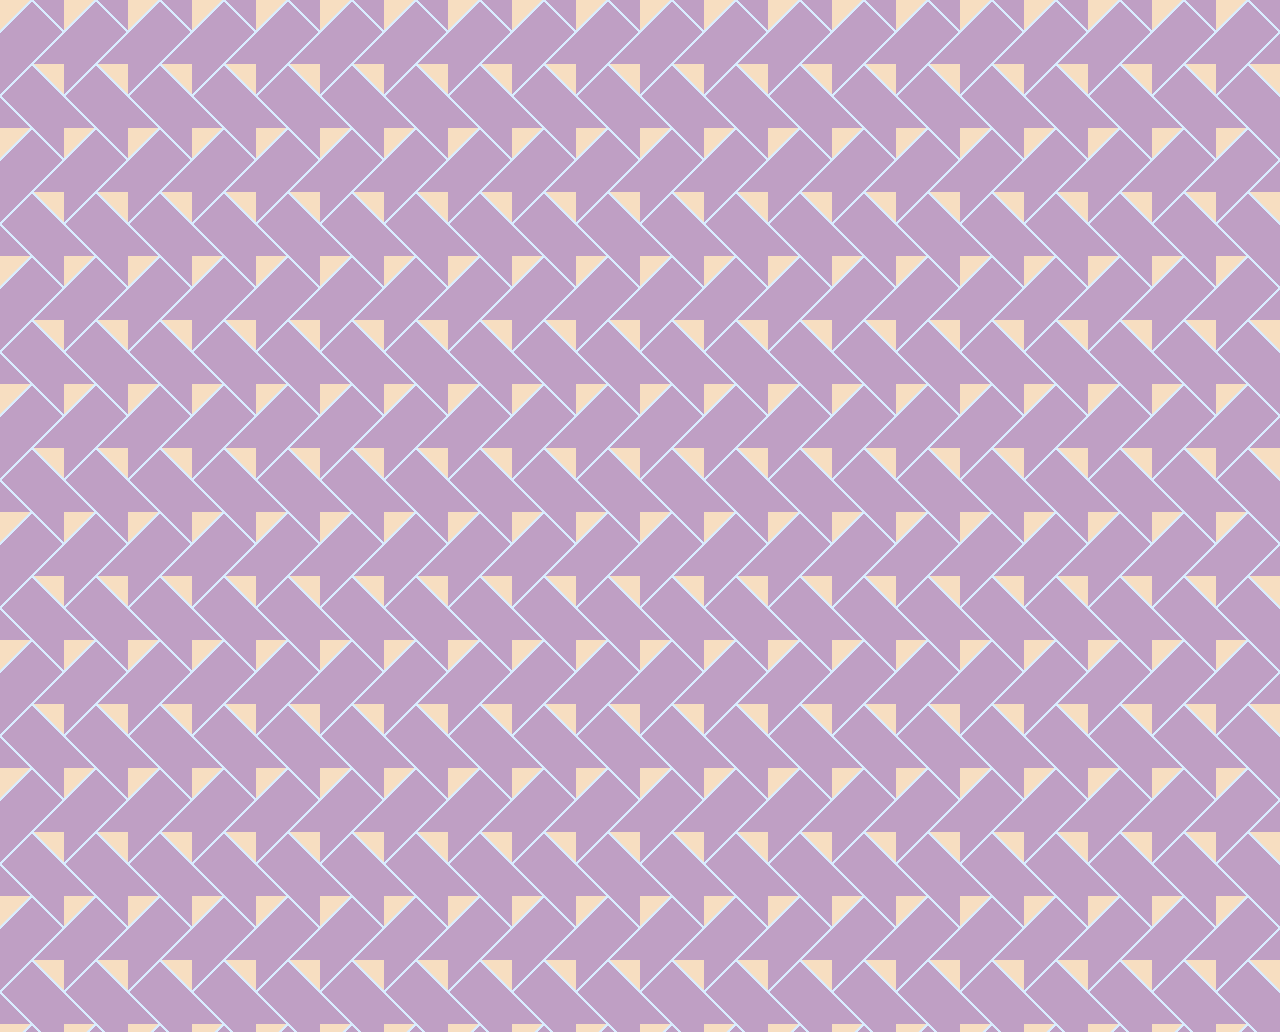
<file: blog/super-learningplan.html>
<!DOCTYPE html>
  <html lang="en">
    <head>
        <meta charset="UTF-8">
        <meta name="viewport" content="width=device-width, initial-scale=1.0">
        <meta http-equiv="X-UA-Compatible" content="ie=edge">
        <link href="styles/main.css" rel="stylesheet" type="text/css">
        <title>Naomi's learning plan</title>
        <link rel="stylesheet" media="screen" href="https://fontlibrary.org//face/lemon" type="text/css"/>
    </head>

  <body>
    <div class="super">
      <embed src="https://learning-plan.super.site/" charset="utf-8"></embed>  
      </div>
  </body>
</file>
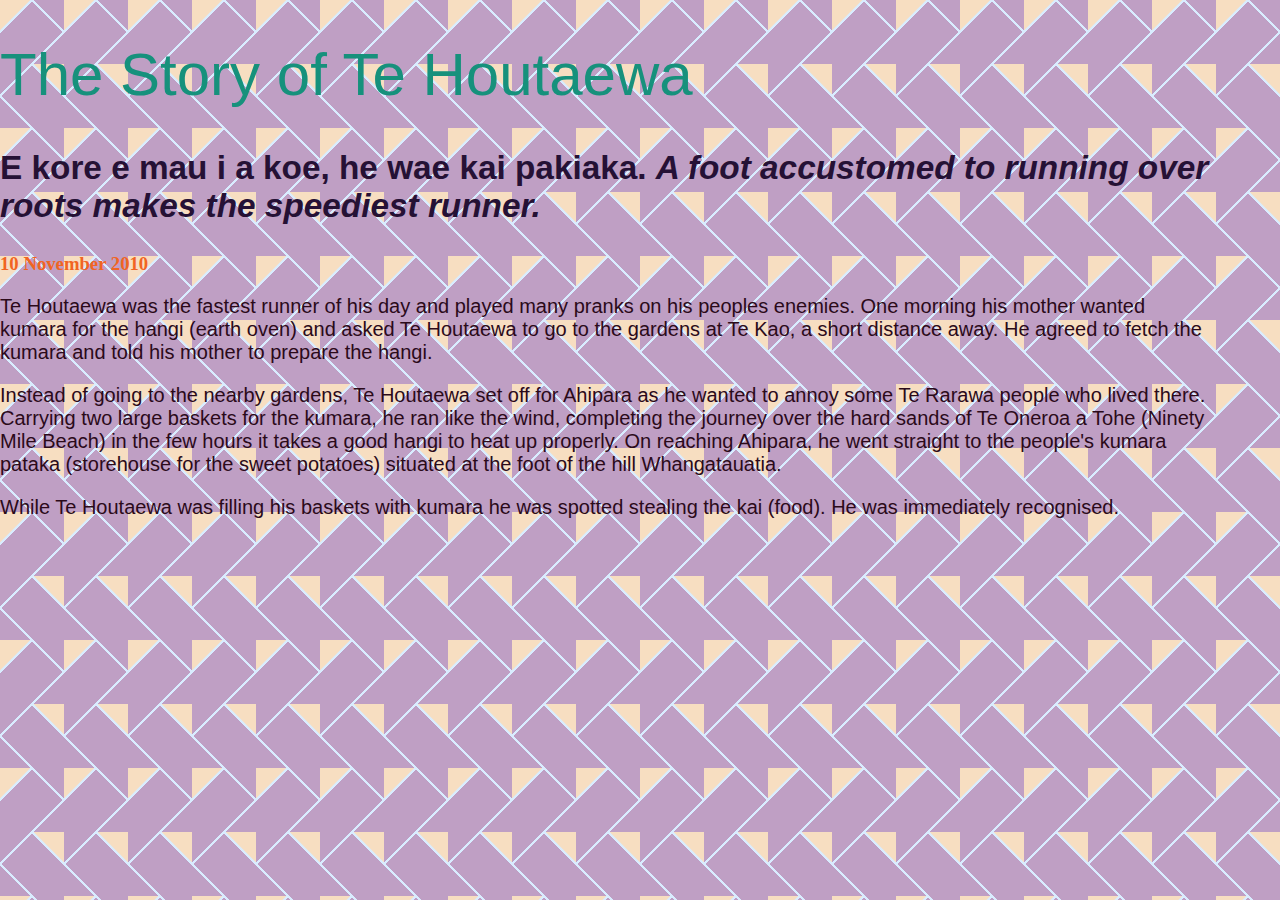
<file: blog/te-houtaewa-template.html>
<!DOCTYPE html>
<html>
  <head>
    <title>Stories and Legends</title>
    <meta charset="UTF-8">
    <link href="../styles/main.css" rel="stylesheet" type="text/css">
  </head>
  
  <body>
    <h1>The Story of Te Houtaewa</h1>
    <h2>E kore e mau i a koe, he wae kai pakiaka. <em>A foot accustomed to running over roots makes the speediest runner.</em> </h2>
    <h3>10 November 2010</h3>
    
    <p>
      Te Houtaewa was the fastest runner of his day and played many pranks on his peoples enemies. One morning his mother wanted kumara for the hangi (earth oven) and asked Te Houtaewa to go to the gardens at Te Kao, a short distance away. He agreed to fetch the kumara and told his mother to prepare the hangi.
    </p>
    <p>
      Instead of going to the nearby gardens, Te Houtaewa set off for Ahipara as he wanted to annoy some Te Rarawa people who lived there. Carrying two large baskets for the kumara, he ran like the wind, completing the journey over the hard sands of Te Oneroa a Tohe (Ninety Mile Beach) in the few hours it takes a good hangi to heat up properly. On reaching Ahipara, he went straight to the people's kumara pataka (storehouse for the sweet potatoes) situated at the foot of the hill Whangatauatia.
    </p>
    <p>
      While Te Houtaewa was filling his baskets with kumara he was spotted stealing the kai (food). He was immediately recognised.
    </p>
    
    <!-- this is a comment. -->
  
  </body>
</html>
</file>
<file: styles/main.css>
body {
  height: 95%;
  width: 95%;
  margin: 0;
  padding: 0px;
  padding-bottom: 30px;
  background: linear-gradient(
      135deg,
      #f7dec1 21px,
      #d9ecff 22px,
      #d9ecff 24px,
      transparent 24px,
      transparent 67px,
      #d9ecff 67px,
      #d9ecff 69px,
      transparent 69px
    ),
    linear-gradient(
        225deg,
        #f7dec1 21px,
        #d9ecff 22px,
        #d9ecff 24px,
        transparent 24px,
        transparent 67px,
        #d9ecff 67px,
        #d9ecff 69px,
        transparent 69px
      )
      0 64px;
  background-color: #bf9fc4;
  background-size: 64px 128px;
}

h1 {
  font-family: 'LemonRegular', 'Helvetica', 'Courier New';
  font-weight: normal;
  font-style: normal;
  color: #16917c;
  font-size: 45pt;
}

h2 {
  font-family: 'LemonRegular', 'Helvetica', 'Monospace';
  color: #251135;
  font-size: 25pt;
}

h3 {
  font-family: 'LemonRegular', 'impact';
  color: #f16422;
}

.header {
  background: rgb(235, 156, 127);
  opacity: 86%;
  display: flex;
  flex: 2 1 480px;
  padding: 1em;
  margin: 2em;
  min-height: 150px;
  flex-wrap: wrap;
  justify-content: space-evenly;
  color: teal;
  border-style: dotted;
  border-width: 3.5px;
  border-color: rgb(334, 200, 140);
  font-family: 'LemonRegular', 'Monospace';
  z-index: -1;
}

.header h2 {
  position: relative;
  align-self: flex-end;
}

.container {
  display: flex;
  min-height: 80%;
  width: 100%;
  justify-content: center;
  flex-wrap: wrap;
  position: relative;
  padding: 25px;
  margin: 0px;
}


#jump {
  background: rgb(248, 204, 147);
  opacity: 100%;
  flex: 2 1 96px;
  height: 100%;
  font-size: 14pt;
  text-align: center;
  justify-self: left;
  padding: 5px;
  margin: 5px;
  align-items: flex-start;
}

.core {
  flex: 4 2 288px;
  justify-self: center;
  align-self: flex-start;
  justify-content: center;
  background: transparent;
  height: auto;
  min-height: 700px;
  padding: 2px;
  padding-top: 0px;
  margin: 10px;
  border: 8px rgb(334, 200, 140);
  border-style: groove;
  background: #0e9c6d;
  opacity: 90%;
  margin-top: -20px;
  z-index: -1
}

.core h2 {
  background: #fcc4a0;
  position: relative;
  top: 1px;
  padding: 15px;
  margin: 0px;
  text-align: center;
  flex-wrap: wrap;
}

.core p {
  text-align: center;
  font-size: 18px;
  position: relative;
  top: 5px;
  padding: 1em;
  padding-top: 1px;
  padding-bottom: 1px;
  justify-content: space-around;
  z-index: 1;
}

.core h3 {
  text-align: center;
  padding-top: 5%;
  padding-bottom: 0;
  color:#f38c5c
}

.core ul {
  text-align: left;
  text-justify: inter-word;
  font-size: 18px;
  position: relative;
  left: 25%;
  max-width: 600px;
  flex-wrap: wrap;
  top: 2px;
  padding: 1em;
  margin-right: 30px;
  justify-content: space-around;
  z-index: 1;
}

.core code {
  color: black;
  background:rgb(248, 204, 147);
  opacity: 40%;
}

.core ol {
  font-size: 16pt;
  position: relative;
  left: 30%;
  justify-content: space-evenly;
  font-family: Arial, Helvetica, sans-serif;
}

#menu {
  flex: 2 1 96px;
  background: #251135;
  min-height: 40px;
  max-height: 600px;
  height: 200px;
  width: 20%;
  justify-self: right;
  justify-content: space-between;
  align-content: space-evenly;
  text-align: right;
  padding: 0px;
  margin: 5px;
  z-index: 2;
}

#menu h3 {
  margin-right: 20px;
  font-size: 24pt;
  padding: 0px;
  margin-top: 0px;
  margin-bottom: -10px;
}

#menu ul {
  min-height: 20px;
  max-height: 400px;
  text-align: left;
  background-color: #a3e4d3;
  border-radius: 0% 50% 0% 50%;
  z-index: 3;
}

#twitter {
  background: #a3e4d3;
  flex: 2 1 96px;
  min-width: 96px;
  max-width: 280px;
  min-height: 380px;
  max-height: 500px;
  justify-self: right;
  position: relative;
  scroll-margin-right: 5px;
  top: 20px;
  padding: 15px;
  margin: 2px;
  margin-bottom: 40px;
  border: #251135;
  border-top-style: double;
  z-index: 1;
}

p {
  font-size: 20px;
  color: #2b0a1a;
  font-family: helvetica, arial, monospace;
  text-align: justify, center;
}

.image {
  border: 5px;
  margin: 5px;
  flex: 2 1 96px;
  position:relative;
  align-content: center;
}

footer {
  display: block;
  position: fixed;
  bottom: 0em;
  text-align: center;
  font-family: helvetica, arial, sans-serif;
  height: 30px;
  width: 100%;
  background: coral;
  color: #0b595c;
  font-weight: bold;
}
</file>
<file: blog/styles/main.css>
body {
  height: 95%;
  width: 95%;
  margin: 0;
  padding: 0px;
  padding-bottom: 30px;
  background: linear-gradient(
      135deg,
      #f7dec1 21px,
      #d9ecff 22px,
      #d9ecff 24px,
      transparent 24px,
      transparent 67px,
      #d9ecff 67px,
      #d9ecff 69px,
      transparent 69px
    ),
    linear-gradient(
        225deg,
        #f7dec1 21px,
        #d9ecff 22px,
        #d9ecff 24px,
        transparent 24px,
        transparent 67px,
        #d9ecff 67px,
        #d9ecff 69px,
        transparent 69px
      )
      0 64px;
  background-color: #bf9fc4;
  background-size: 64px 128px;
}

h1 {
  font-family: 'LemonRegular', 'Helvetica', 'Courier New';
  font-weight: normal;
  font-style: normal;
  color: #16917c;
  font-size: 45pt;
}

h2 {
  font-family: 'LemonRegular', 'Helvetica', 'Monospace';
  color: #251135;
  font-size: 25pt;
}

h3 {
  font-family: 'LemonRegular', 'impact';
  color: #f16422;
}

.header {
  background: rgb(235, 156, 127);
  opacity: 86%;
  display: flex;
  flex: 2 1 480px;
  padding: 1em;
  margin: 2em;
  min-height: 150px;
  flex-wrap: wrap;
  justify-content: space-evenly;
  color: teal;
  border-style: dotted;
  border-width: 3.5px;
  border-color: rgb(334, 200, 140);
  font-family: 'LemonRegular', 'Monospace';
  z-index: -1;
}

.header h2 {
  position: relative;
  align-self: flex-end;
}

.container {
  display: flex;
  min-height: 80%;
  width: 100%;
  justify-content: space-evenly;
  flex-wrap: wrap;
  padding: 15px;
  margin: 0px;
}

.core {
  flex-grow: 4;
  flex-shrink: 2;
  width: 750px;
  max-width: 65%;
  justify-content: center;
  background: transparent;
  height: auto;
  min-height: 700px;
  padding: 2px;
  padding-top: 0px;
  margin: 10px;
  border: 8px rgb(334, 200, 140);
  border-style: groove;
  background: #0e9c6d;
  opacity: 90%;
  margin-top: -20px;
  z-index: -1
}

.core h2 {
  background: #fcc4a0;
  position: relative;
  top: 0px;
  padding: 15px;
  margin: -2px;
  text-align: center;
  flex-wrap: wrap;
}

.core p {
 background: #a3e4d3;
 border-color:#a3e4d3;
 border-width: 25px;
 border-radius: 25%;
  text-align: left;
  font-size: 16pt;
  position: relative;
  top: 5px;
  padding: 5em;
  padding-top: 8px;
  padding-bottom: 8px;
  justify-content: space-around;
  z-index: 1;
}

.core h3 {
  text-align: center;
  padding-top: 2em;
  padding-bottom: 1em;
  color: #f38c5c;
  font-size: 18pt;
  text-shadow: #f16422;
  border-color: #a3e4d3;
  border-width: 15px;
  border-radius: 25%;
}

.super embed {
  margin: 2em;
  position: absolute;
  width: 96%;
  height: 100%;
  min-height: 1000px;
  flex-wrap: nowrap;

}

.core ul {
  text-align: left;
  text-justify: inter-word;
  font-size: 16pt;
  position: relative;
  left: 10%;
  max-width: 600px;
  flex-wrap: wrap;
  top: 2px;
  padding: 1em;
  margin-right: 30px;
  justify-content: space-around;
  font-family: Helvetica, Arial, sans-serif;
  z-index: 1;
}

.core code {
  color: black;
  background:rgb(248, 204, 147);
  opacity: 40%;
  text-align: center;
  position:relative;
  margin-left: 20%;
  font-size: 18px;
}

.core ol {
  font-size: 14pt;
  position: relative;
  left: 10%;
  justify-content: space-around;
  font-family: Helvetica, Arial, sans-serif;
}

.list {
  position: relative;
  margin-left: 5%;
  margin-right: 95%;
  width: 60%;
  top: 2px;
  padding-left: 3em;
  padding-right: 3em;
  padding-top: 5px;
  padding-bottom: 5px;
  z-index: 1;
  background: #f7a38ec7;
  border-width: 25px;
  border-radius: 5%;
}

.sidebar {
  justify-self: right;
  padding: 10px;
  margin: 15px;
  height: 100%;
  min-width: 250px;
  max-width: 20%;
}

.menu {
  flex: 2 1 96px;
  max-width:280px;
  background: #251135;
  min-height: 40px;
  max-height: 600px;
  height: 200px;
  justify-content: space-between;
  align-content: space-evenly;
  text-align: right;
  padding: 0px;
  margin: 5px;
  z-index: 2;
}

.menu h3 {
  margin-right: 20px;
  font-size: 24pt;
  padding: 0px;
  margin-top: 0px;
  margin-bottom: -10px;
}

.menu ul {
  min-height: 20px;
  max-height: 400px;
  text-align: left;
  background-color: #a3e4d3;
  border-radius: 0% 50% 0% 50%;
  z-index: 3;
}

.jump {
  background: rgb(248, 204, 147);
  opacity: 100%;
  flex: 2 1 96px;
  height: 500px;
  max-height: 700px;
  font-size: 12pt;
  text-align: center;
  padding: 5px;
  margin: 5px;
  align-items: flex-start;
}

.jump h3 {
  font-size: 18pt;
}

#twitter {
  background: #a3e4d3;
  flex: 2 1 96px;
  min-width: 96px;
  max-width: 280px;
  min-height: 380px;
  max-height: 500px;
  justify-self: right;
  position: relative;
  scroll-margin-right: 5px;
  top: 20px;
  padding: 15px;
  margin: 2px;
  margin-bottom: 40px;
  border: #251135;
  border-top-style: double;
  z-index: 1;
}

p {
  font-size: 20px;
  color: #2b0a1a;
  font-family: helvetica, arial, monospace;
  text-align: justify, center;
  margin-top: 10px;
  margin-bottom: 10px;
  margin-left: 20px;
  margin-right: 20px;
  padding: 12px;
}

.callout {
  justify-content: center;
  border:#f38c5c;
  border-style:dotted;
  border-width: 2px;
  height: auto;
  width: 60%;
  max-width: 80%;
  text-align: right;
  padding: 10em;
  margin-left: 20%;
  margin-bottom: 0px;
  margin-top: 15px;
  font-size: 16pt;
}

.image {
  border: 5px;
  border-color:#0b595c;
  border-style:groove;
  margin: 5px;
  flex: 2 1 96px;
  position:relative;
  margin-left: 15%;
  flex-wrap: nowrap;
  align-content: center;
  max-width: 90%; 
  width: 70%;
  height: auto;
}

footer {
  display: block;
  position: fixed;
  bottom: 0em;
  text-align: center;
  font-family: helvetica, arial, sans-serif;
  height: 30px;
  width: 100%;
  background: coral;
  color: #0b595c;
  font-weight: bold;
}
</file>
